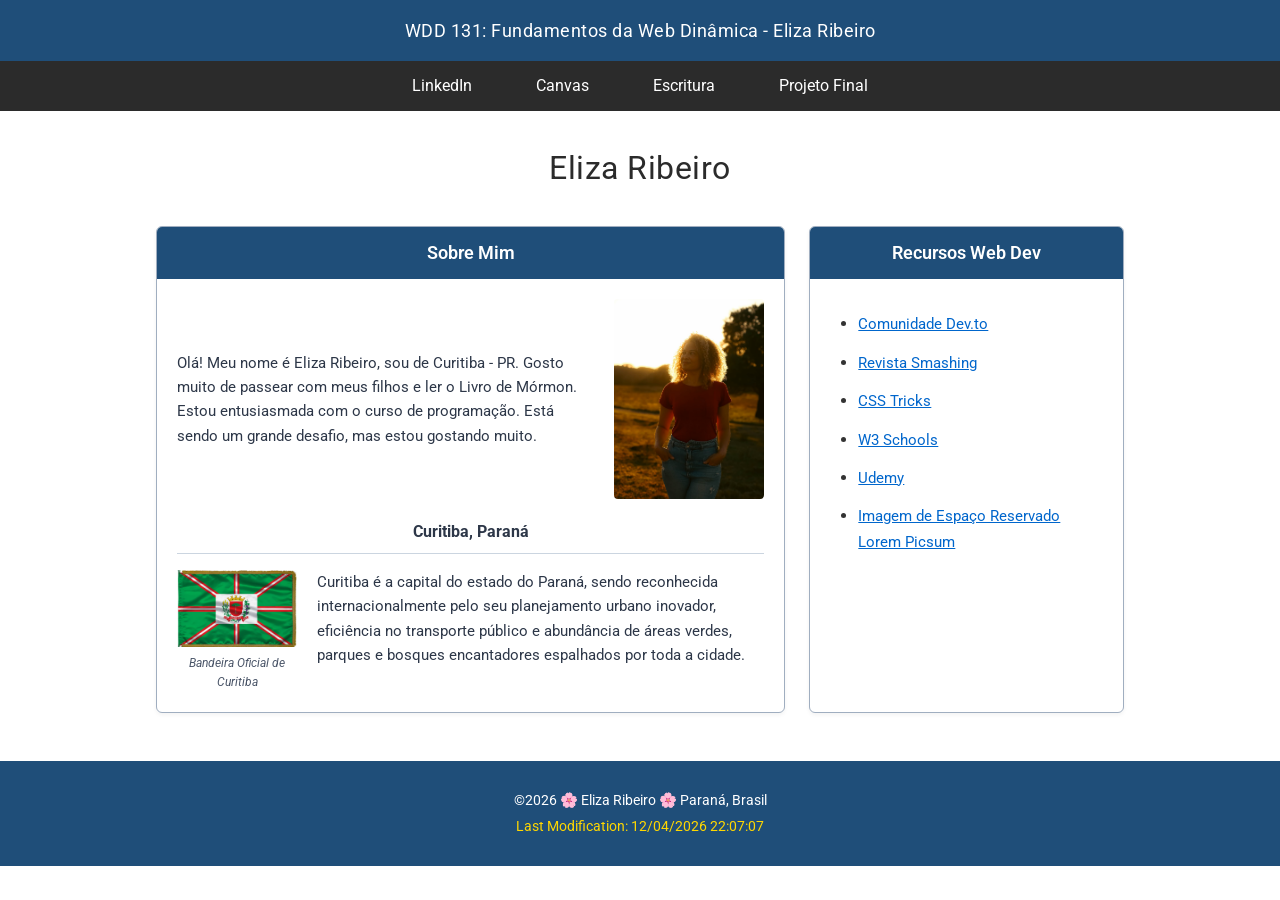
<file: index.html>
<!DOCTYPE html>
<html lang="pt-BR">
<head>
    <meta charset="UTF-8">
    <meta name="viewport" content="width=device-width, initial-scale=1.0">
    <title>WDD 131 – Fundamentos da Web Dinâmica - Eliza Ribeiro</title>
    <meta name="description" content="WDD 131 – Fundamentos da Web Dinâmica. Página inicial de Eliza Ribeiro contendo informações pessoais, links de estudos e projetos do curso.">
    <meta name="author" content="Eliza Ribeiro">
    <!-- Google Fonts -->
    <link rel="preconnect" href="https://fonts.googleapis.com">
    <link rel="preconnect" href="https://fonts.gstatic.com" crossorigin>
    <link href="https://fonts.googleapis.com/css2?family=Roboto:wght@300;400;700&display=swap" rel="stylesheet">
    <!-- CSS Principal -->
    <link rel="stylesheet" href="estilos/base.css">
    <!-- JavaScript com defer -->
    <script src="scripts/obterdatas.js" defer></script>
</head>
<body>
    <header>
        <span id="titulo-curso">WDD 131: Fundamentos da Web Dinâmica - Eliza Ribeiro</span>
        <nav>
            <a href="https://www.linkedin.com" target="_blank">LinkedIn</a>
            <a href="https://byupw.instructure.com/" target="_blank">Canvas</a>
            <a href="https://www.churchofjesuschrist.org/study/scriptures/bofm/1-ne/3?lang=por&id=p7#p7" target="_blank">Escritura</a>
            <a href="#" target="_blank">Projeto Final</a>
        </nav>
    </header>

    <main>
        <h1>Eliza Ribeiro</h1>
        
        <div class="grid">
            <!-- Cartão Esquerdo: Sobre Mim e Curitiba -->
            <section class="card">
                <h2>Sobre Mim</h2>
                <div class="perfil-container">
                    <p>
                        Olá! Meu nome é Eliza Ribeiro, sou de Curitiba - PR. 
                        Gosto muito de passear com meus filhos e ler o Livro de Mórmon. 
                        Estou entusiasmada com o curso de programação. Está sendo um grande desafio, mas estou gostando muito.
                    </p>
                    <img src="imagens/perfil.jpg" alt="Foto de perfil de Eliza Ribeiro" width="150">
                </div>

                <div class="sub-secao">
                    <h3>Curitiba, Paraná</h3>
                    <hr>
                    <div class="pais-container">
                        <div class="bandeira-box">
                            <!-- Altere o nome do ficheiro se a sua imagem tiver outra extensão, ex: bandeira-curitiba.jpg -->
                            <img src="imagens/bandeira-curitiba.jpg" alt="Bandeira Oficial de Curitiba" width="120">
                            <span class="legenda-bandeira">Bandeira Oficial de Curitiba</span>
                        </div>
                        <p>
                            Curitiba é a capital do estado do Paraná, sendo reconhecida internacionalmente 
                            pelo seu planejamento urbano inovador, eficiência no transporte público e abundância 
                            de áreas verdes, parques e bosques encantadores espalhados por toda a cidade.
                        </p>
                    </div>
                </div>
            </section>

            <!-- Cartão Direito: Recursos Web Dev -->
            <section class="card">
                <h2>Recursos Web Dev</h2>
                <ul class="recursos-lista">
                    <li><a href="https://dev.to" target="_blank">Comunidade Dev.to</a></li>
                    <li><a href="https://smashingmagazine.com" target="_blank">Revista Smashing</a></li>
                    <li><a href="https://css-tricks.com" target="_blank">CSS Tricks</a></li>
                    <li><a href="https://www.w3schools.com" target="_blank">W3 Schools</a></li>
                    <li><a href="https://www.udemy.com" target="_blank">Udemy</a></li>
                    <li><a href="https://picsum.photos" target="_blank">Imagem de Espaço Reservado Lorem Picsum</a></li>
                </ul>
            </section>
        </div>
    </main>

    <footer>
        <p>&copy;<span id="anoatual"></span> 🌸 Eliza Ribeiro 🌸 Paraná, Brasil</p>
        <p id="ultimaModificacao"></p>
    </footer>
</body>
</html>
</file>
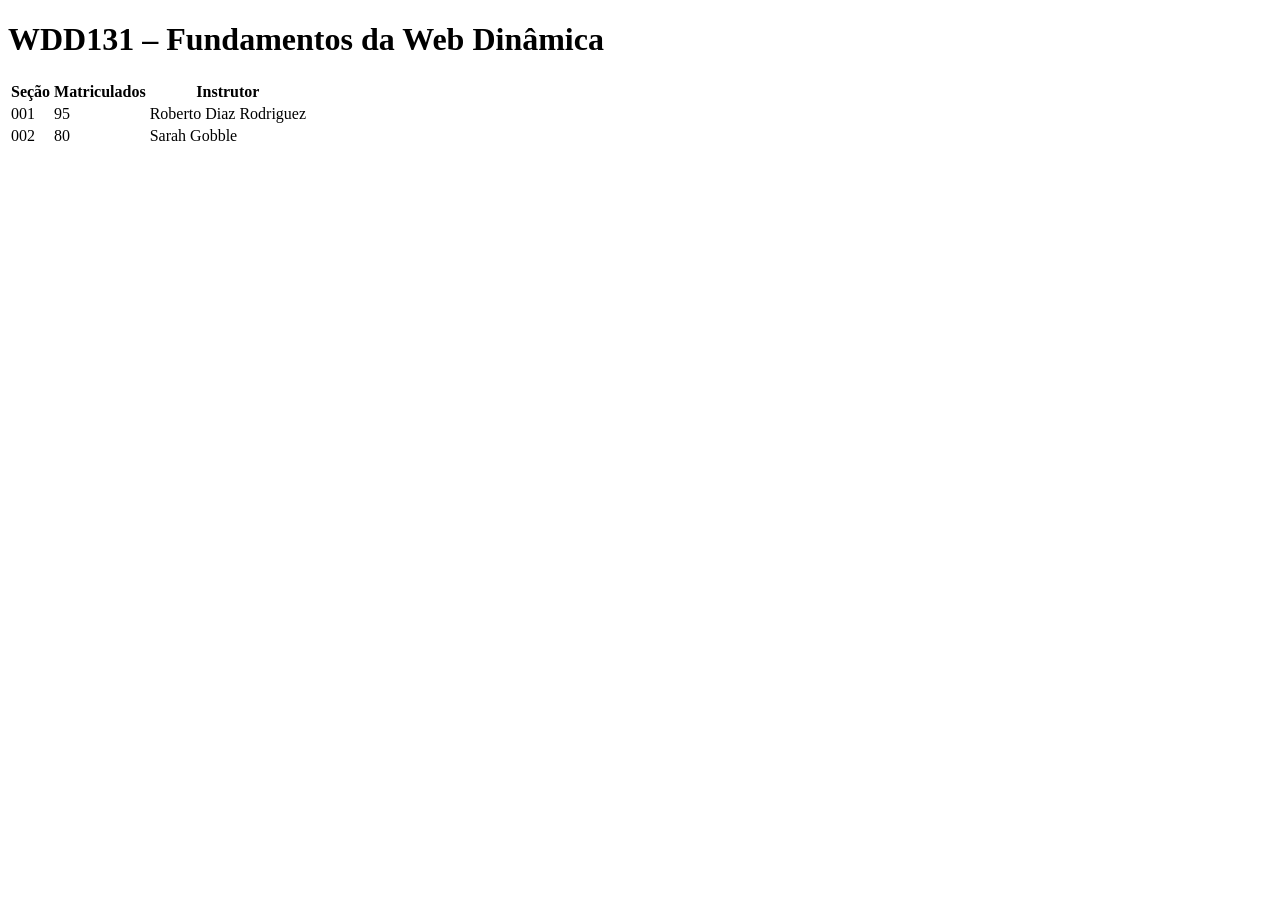
<file: semana04/index.html>
<!DOCTYPE html>
<html lang="pt-BR">

<head>
  <meta charset="UTF-8">
  <title>Objetos JavaScript</title>
  <script src="scripts/objetos.js" defer></script>
</head>

<body>
  <h1 id="nomeCurso"></h1>

  <table id="secoes">
    <thead>
      <tr>
        <th>Seção</th>
        <th>Matriculados</th>
        <th>Instrutor</th>
      </tr>
    </thead>
    <tbody></tbody>
  </table>
</body>

</html>
</file>
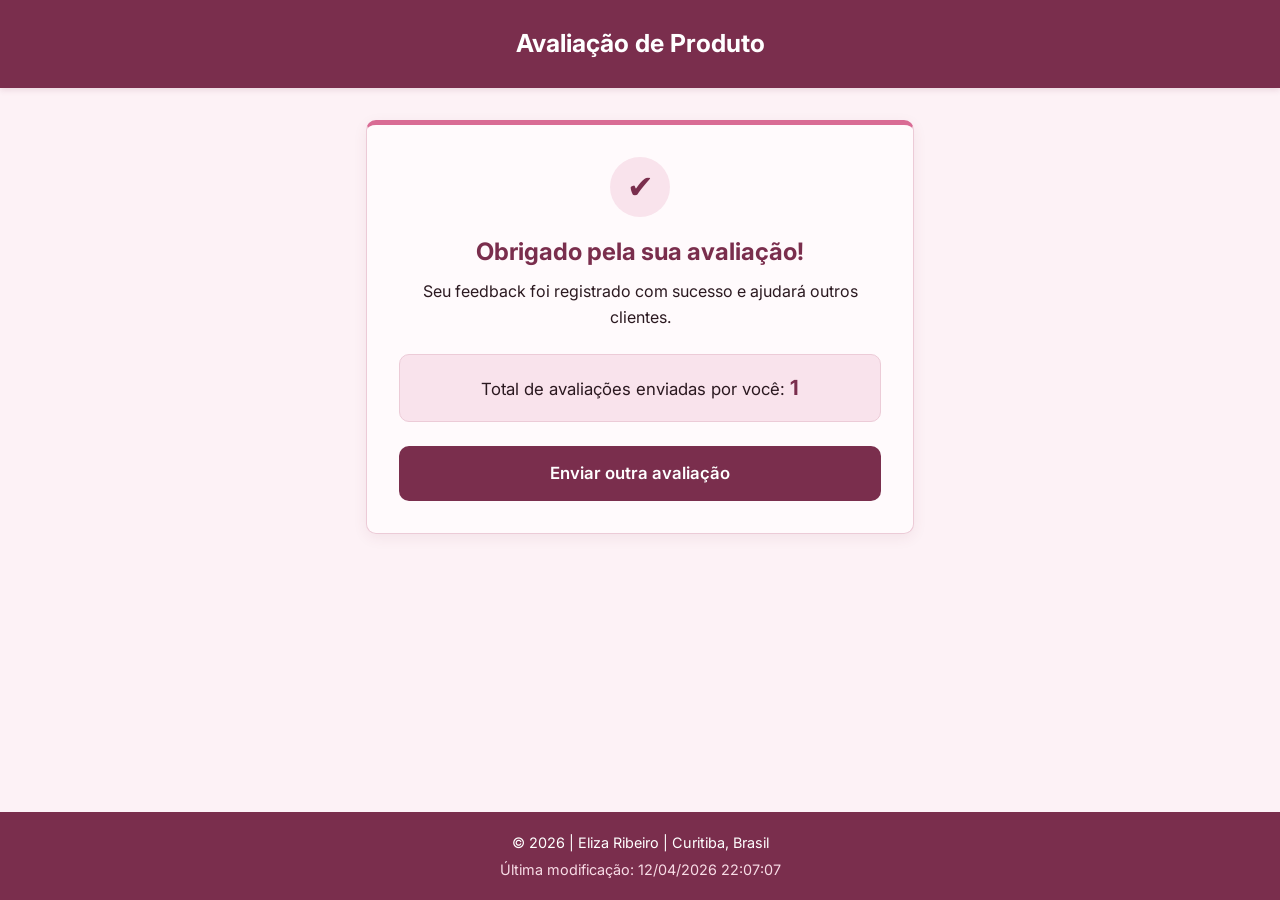
<file: avaliacao.html>
<!DOCTYPE html>
<html lang="pt-BR">
<head>
    <meta charset="UTF-8">
    <meta name="viewport" content="width=device-width, initial-scale=1.0">
    <title>Avaliação Enviada | WDD 131</title>
    <meta name="description" content="Confirmação de envio da avaliação de produto.">
    <meta name="author" content="Eliza Ribeiro">
    
    <link rel="preconnect" href="https://fonts.googleapis.com">
    <link rel="preconnect" href="https://fonts.gstatic.com" crossorigin>
    <link href="https://fonts.googleapis.com/css2?family=Inter:wght@400;500;600;700&display=swap" rel="stylesheet">
    
    <link rel="stylesheet" href="estilos/formulario.css">
    <script src="scripts/avaliacao.js" defer></script>
</head>
<body>
    <header>
        <h1>Avaliação de Produto</h1>
    </header>

    <main>
        <section class="cartao-confirmacao">
            <div class="icone-sucesso" aria-hidden="true">&#10004;</div>
            <h2>Obrigado pela sua avaliação!</h2>
            <p>Seu feedback foi registrado com sucesso e ajudará outros clientes.</p>
            
            <div class="caixa-contador">
                <p>Total de avaliações enviadas por você: <strong id="contador-avaliacoes">0</strong></p>
            </div>

            <a href="formulario.html" class="btn-voltar">Enviar outra avaliação</a>
        </section>
    </main>

    <footer>
        <p>&copy; <span id="ano-atual"></span> | Eliza Ribeiro | Curitiba, Brasil</p>
        <p>Última modificação: <span id="ultima-modificacao"></span></p>
    </footer>
</body>
</html>
</file>
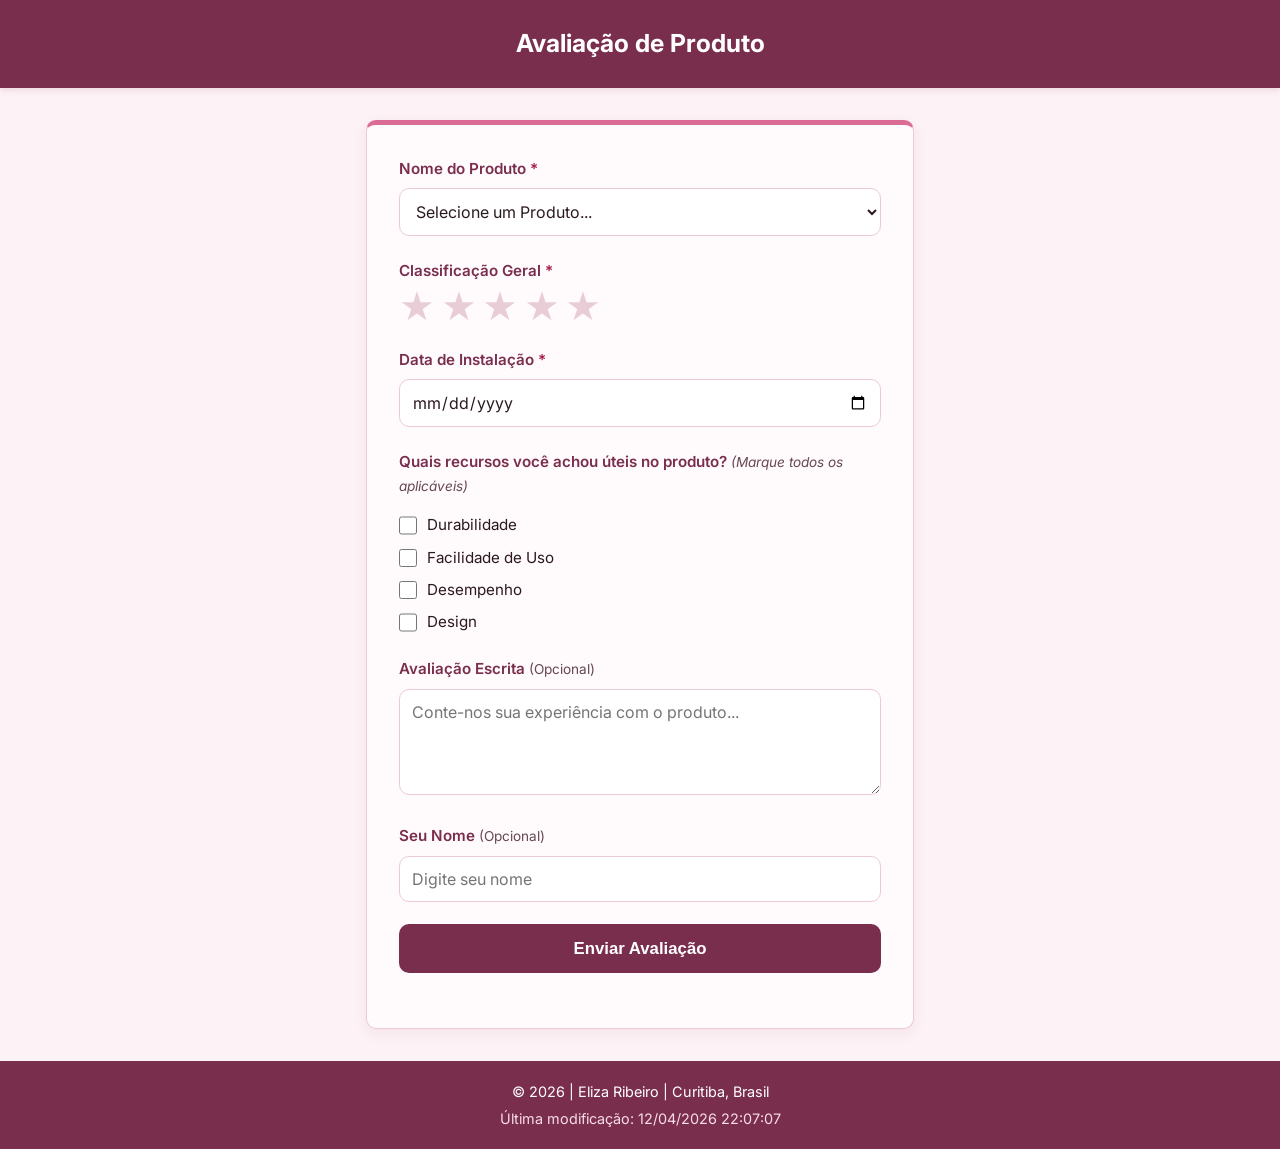
<file: formulario.html>
<!DOCTYPE html>
<html lang="pt-BR">
<head>
    <meta charset="UTF-8">
    <meta name="viewport" content="width=device-width, initial-scale=1.0">
    <title>Avaliação de Produto | WDD 131</title>
    <meta name="description" content="Formulário de avaliação de produtos desenvolvido para a disciplina WDD 131.">
    <meta name="author" content="Eliza Ribeiro">

    <!-- Google Fonts -->
    <link rel="preconnect" href="https://fonts.googleapis.com">
    <link rel="preconnect" href="https://fonts.gstatic.com" crossorigin>
    <link href="https://fonts.googleapis.com/css2?family=Inter:wght@400;500;600;700&display=swap" rel="stylesheet">

    <link rel="stylesheet" href="estilos/formulario.css">
    <script src="scripts/formulario.js" defer></script>
</head>
<body>
    <header>
        <h1>Avaliação de Produto</h1>
    </header>

    <main>
        <form method="get" action="avaliacao.html" class="formulario-avaliacao">

            <!-- Nome do Produto -->
            <div class="campo-grupo">
                <label for="nome-produto">Nome do Produto <span class="obrigatorio">*</span></label>
                <select id="nome-produto" name="produto" required>
                    <option value="" disabled selected>Selecione um Produto...</option>
                    <!-- As opções serão inseridas dinamicamente via JavaScript -->
                </select>
            </div>

            <!-- Classificação Geral (Estrelas interativas) -->
            <fieldset class="campo-grupo grupo-estrelas">
                <legend>Classificação Geral <span class="obrigatorio">*</span></legend>
                <div class="estrelas-container">
                    <input type="radio" id="estrela5" name="classificacao" value="5" required>
                    <label for="estrela5" title="5 estrelas">&starf;</label>

                    <input type="radio" id="estrela4" name="classificacao" value="4" required>
                    <label for="estrela4" title="4 estrelas">&starf;</label>

                    <input type="radio" id="estrela3" name="classificacao" value="3" required>
                    <label for="estrela3" title="3 estrelas">&starf;</label>

                    <input type="radio" id="estrela2" name="classificacao" value="2" required>
                    <label for="estrela2" title="2 estrelas">&starf;</label>

                    <input type="radio" id="estrela1" name="classificacao" value="1" required>
                    <label for="estrela1" title="1 estrela">&starf;</label>
                </div>
            </fieldset>

            <!-- Data de Instalação -->
            <div class="campo-grupo">
                <label for="data-instalacao">Data de Instalação <span class="obrigatorio">*</span></label>
                <input type="date" id="data-instalacao" name="dataInstalacao" required>
            </div>

            <!-- Recursos Úteis -->
            <fieldset class="campo-grupo grupo-checkbox">
                <legend>Quais recursos você achou úteis no produto? <em>(Marque todos os aplicáveis)</em></legend>

                <div class="checkbox-item">
                    <input type="checkbox" id="recurso-durabilidade" name="recursos" value="durabilidade">
                    <label for="recurso-durabilidade">Durabilidade</label>
                </div>

                <div class="checkbox-item">
                    <input type="checkbox" id="recurso-facilidade" name="recursos" value="facilidade-uso">
                    <label for="recurso-facilidade">Facilidade de Uso</label>
                </div>

                <div class="checkbox-item">
                    <input type="checkbox" id="recurso-desempenho" name="recursos" value="desempenho">
                    <label for="recurso-desempenho">Desempenho</label>
                </div>

                <div class="checkbox-item">
                    <input type="checkbox" id="recurso-design" name="recursos" value="design">
                    <label for="recurso-design">Design</label>
                </div>
            </fieldset>

            <!-- Avaliação Escrita -->
            <div class="campo-grupo">
                <label for="avaliacao-escrita">Avaliação Escrita <span class="opcional">(Opcional)</span></label>
                <textarea id="avaliacao-escrita" name="avaliacaoEscrita" rows="4" placeholder="Conte-nos sua experiência com o produto..."></textarea>
            </div>

            <!-- Nome de Usuário -->
            <div class="campo-grupo">
                <label for="nome-usuario">Seu Nome <span class="opcional">(Opcional)</span></label>
                <input type="text" id="nome-usuario" name="nomeUsuario" placeholder="Digite seu nome">
            </div>

            <!-- Botão de Envio -->
            <div class="campo-grupo">
                <input type="submit" value="Enviar Avaliação" class="btn-enviar">
            </div>

        </form>
    </main>

    <footer>
        <p>&copy; <span id="ano-atual"></span> | Eliza Ribeiro | Curitiba, Brasil</p>
        <p>Última modificação: <span id="ultima-modificacao"></span></p>
    </footer>
</body>
</html>
</file>
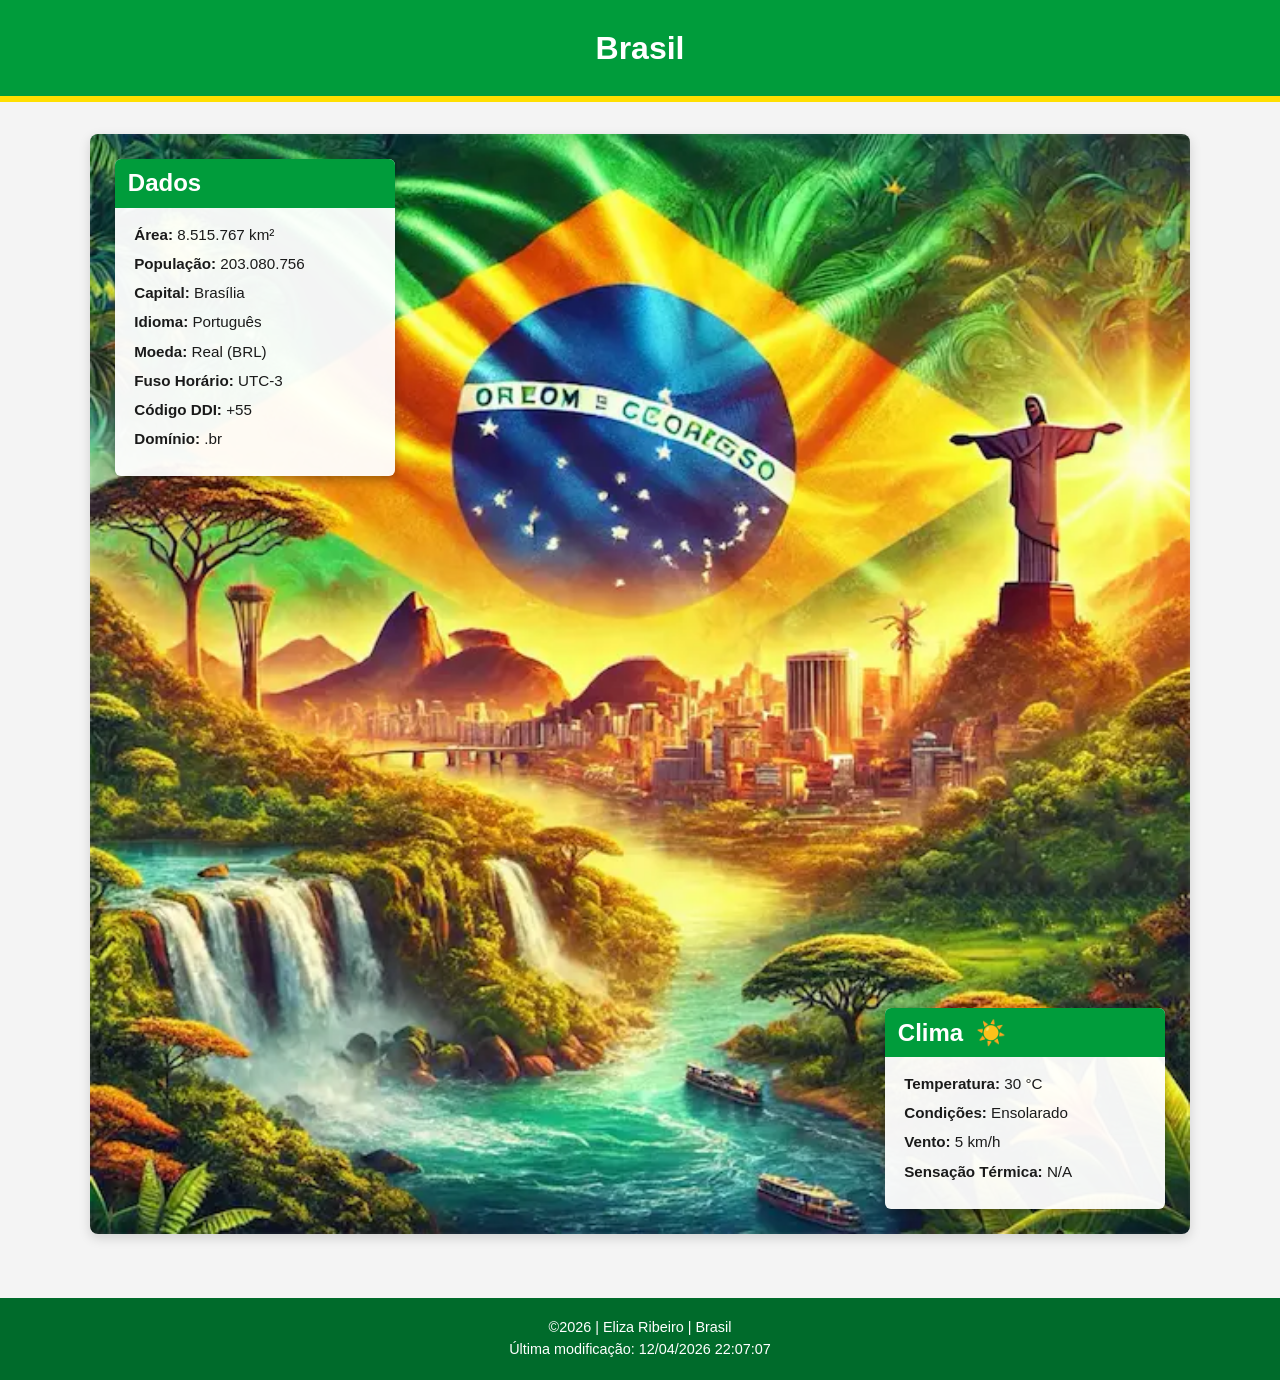
<file: local.html>
<!DOCTYPE html>
<html lang="pt-BR">

<head>
    <meta charset="UTF-8">
    <meta name="viewport" content="width=device-width, initial-scale=1.0">
    <title>Brasil - Informações e Clima</title>
    <meta name="description" content="Página informativa sobre o Brasil com dados gerais e previsão do tempo.">
    <meta name="author" content="Elizangela Arcanjo Ribeiro">

    <link rel="preconnect" href="https://fonts.googleapis.com">
    <link rel="preconnect" href="https://fonts.gstatic.com" crossorigin>
    <link href="https://fonts.googleapis.com/css2?family=Roboto:wght@400;700&display=swap" rel="stylesheet">

    <link rel="stylesheet" href="estilos/local.css">
    <script src="scripts/local.js" defer></script>
</head>

<body>
    <header>
        <h1>Brasil</h1>
    </header>

    <main>
        <div class="destaque">
            <picture>
                <source srcset="imagens/brasil.webp" media="(min-width: 768px)">
                <img src="imagens/brasil.webp" alt="Paisagem do Brasil" width="500" height="750">
            </picture>

            <!-- Cartão de Dados -->
            <section class="cartao dados">
                <h2>Dados</h2>
                <ul>
                    <li><strong>Área:</strong> 8.515.767 km²</li>
                    <li><strong>População:</strong> 203.080.756</li>
                    <li><strong>Capital:</strong> Brasília</li>
                    <li><strong>Idioma:</strong> Português</li>
                    <li><strong>Moeda:</strong> Real (BRL)</li>
                    <li><strong>Fuso Horário:</strong> UTC-3</li>
                    <li><strong>Código DDI:</strong> +55</li>
                    <li><strong>Domínio:</strong> .br</li>
                </ul>
            </section>

            <!-- Cartão de Clima -->
            <section class="cartao clima">
                <h2>Clima</h2>
                <img src="imagens/clima.svg" alt="Ícone de sol" class="icone-clima-movel" width="64" height="64">
                <ul>
                    <li><strong>Temperatura:</strong> <span id="temperatura">30</span> °C</li>
                    <li><strong>Condições:</strong> Ensolarado</li>
                    <li><strong>Vento:</strong> <span id="vento">5</span> km/h</li>
                    <li><strong>Sensação Térmica:</strong> <span id="sensacao-termica"></span></li>
                </ul>
            </section>
        </div>
    </main>

    <footer>
        <p>&copy;<span id="ano-atual"></span> | Eliza Ribeiro | Brasil</p>
        <p id="ultima-modificacao"></p>
    </footer>
</body>

</html>
</file>
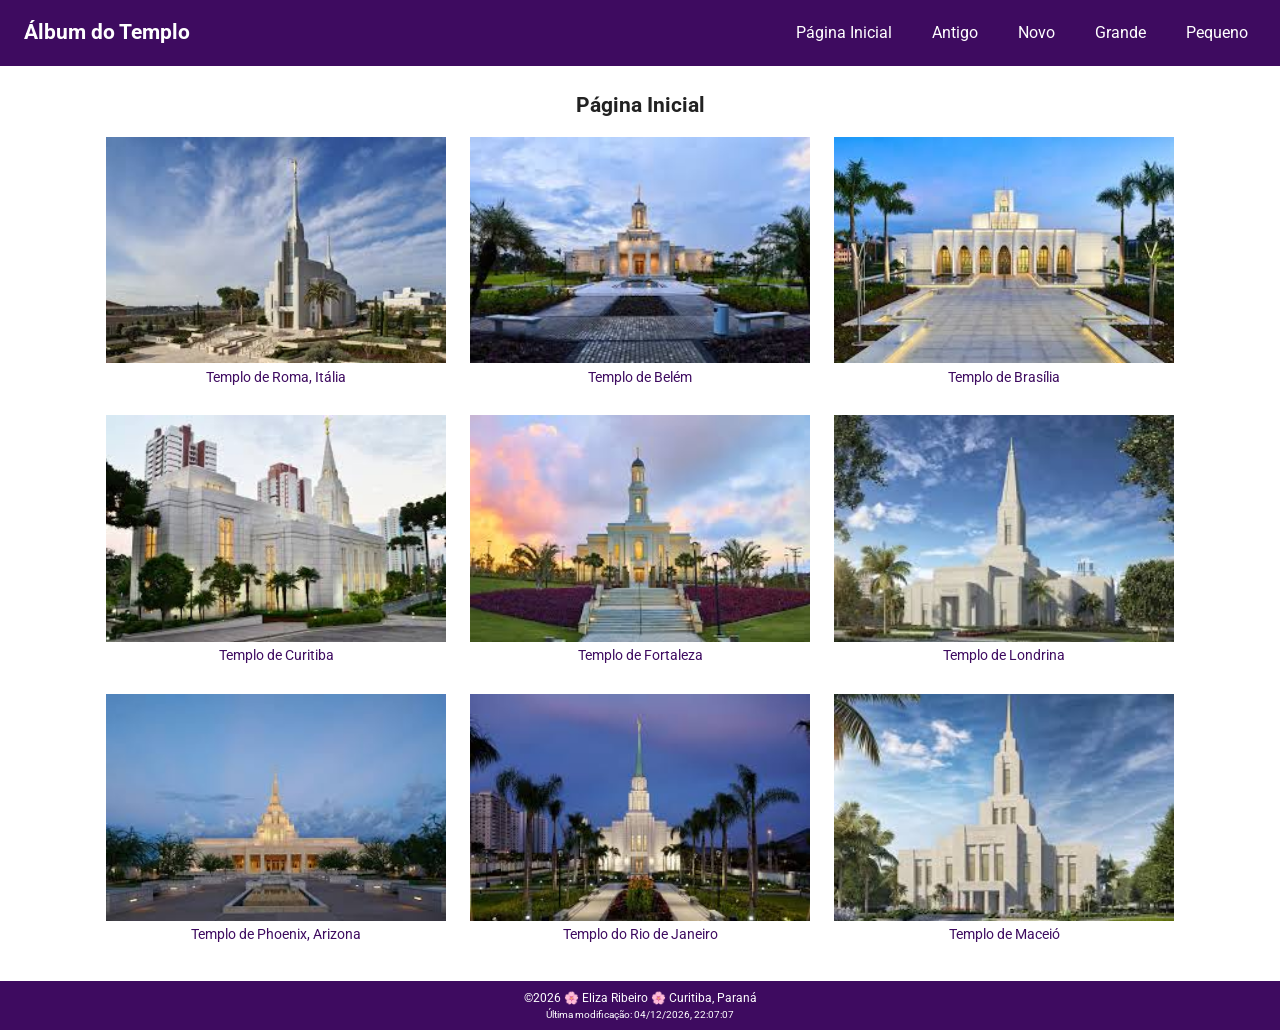
<file: templos.html>
<!DOCTYPE html>
<html lang="pt-BR">

<head>
    <meta charset="UTF-8">
    <meta name="viewport" content="width=device-width, initial-scale=1.0">

    <title>Álbum do Templo - Eliza Ribeiro</title>

    <meta name="description" content="Álbum de imagens de templos para a disciplina WDD 131.">
    <meta name="author" content="Eliza Ribeiro">

    <link rel="preconnect" href="https://fonts.googleapis.com">
    <link rel="preconnect" href="https://fonts.gstatic.com" crossorigin>
    <link href="https://fonts.googleapis.com/css2?family=Roboto:wght@300;400;500;700&display=swap" rel="stylesheet">

    <link rel="stylesheet" href="estilos/templos.css">
    <link rel="stylesheet" href="estilos/templos-grandes.css">

    <script src="scripts/templos.js" defer></script>
</head>

<body>

    <header>
        <span id="titulo-curso">Álbum do Templo</span>

        <button id="menu-button" aria-label="Abrir menu" aria-expanded="false" aria-controls="navigation" type="button">
            ☰
        </button>

        <nav id="navigation">
            <a href="index.html">Página Inicial</a>
            <a href="#galeria" data-filtro="antigo">Antigo</a>
            <a href="#galeria" data-filtro="novo">Novo</a>
            <a href="#galeria" data-filtro="grande">Grande</a>
            <a href="#galeria" data-filtro="pequeno">Pequeno</a>
        </nav>
    </header>

    <main id="galeria">

        <h1>Página Inicial</h1>

        <div class="grid-container">

            <figure data-idade="novo" data-tamanho="grande">
                <img src="imagens/templo-roma-italia.jpeg" alt="Templo de Roma, Itália" loading="lazy">
                <figcaption>Templo de Roma, Itália</figcaption>
            </figure>

            <figure data-idade="novo" data-tamanho="pequeno">
                <img src="imagens/templo-belem.jpeg" alt="Templo de Belém" loading="lazy">
                <figcaption>Templo de Belém</figcaption>
            </figure>

            <figure data-idade="antigo" data-tamanho="grande">
                <img src="imagens/templo-de-brasilia.jpeg" alt="Templo de Brasília" loading="lazy">
                <figcaption>Templo de Brasília</figcaption>
            </figure>

            <figure data-idade="antigo" data-tamanho="pequeno">
                <img src="imagens/templo-de-curitiba.jpeg" alt="Templo de Curitiba" loading="lazy">
                <figcaption>Templo de Curitiba</figcaption>
            </figure>

            <figure data-idade="novo" data-tamanho="pequeno">
                <img src="imagens/templo-de-fortaleza.jpeg" alt="Templo de Fortaleza" loading="lazy">
                <figcaption>Templo de Fortaleza</figcaption>
            </figure>

            <figure data-idade="novo" data-tamanho="pequeno">
                <img src="imagens/templo-de-londrina.jpeg" alt="Templo de Londrina" loading="lazy">
                <figcaption>Templo de Londrina</figcaption>
            </figure>

            <figure data-idade="antigo" data-tamanho="grande">
                <img src="imagens/templo-de-phoenix-arizona.jpeg" alt="Templo de Phoenix, Arizona" loading="lazy">
                <figcaption>Templo de Phoenix, Arizona</figcaption>
            </figure>

            <figure data-idade="antigo" data-tamanho="grande">
                <img src="imagens/templo-de-rio-de-janeiro.jpeg" alt="Templo do Rio de Janeiro" loading="lazy">
                <figcaption>Templo do Rio de Janeiro</figcaption>
            </figure>

            <figure data-idade="novo" data-tamanho="pequeno">
                <img src="imagens/templo-maceio.jpeg" alt="Templo de Maceió" loading="lazy">
                <figcaption>Templo de Maceió</figcaption>
            </figure>

        </div>
    </main>

    <footer>
        <p>
            &copy;<span id="currentyear"></span>
            🌸 Eliza Ribeiro 🌸 Curitiba, Paraná
        </p>
        <p id="lastModified"></p>
    </footer>

</body>

</html>
</file>
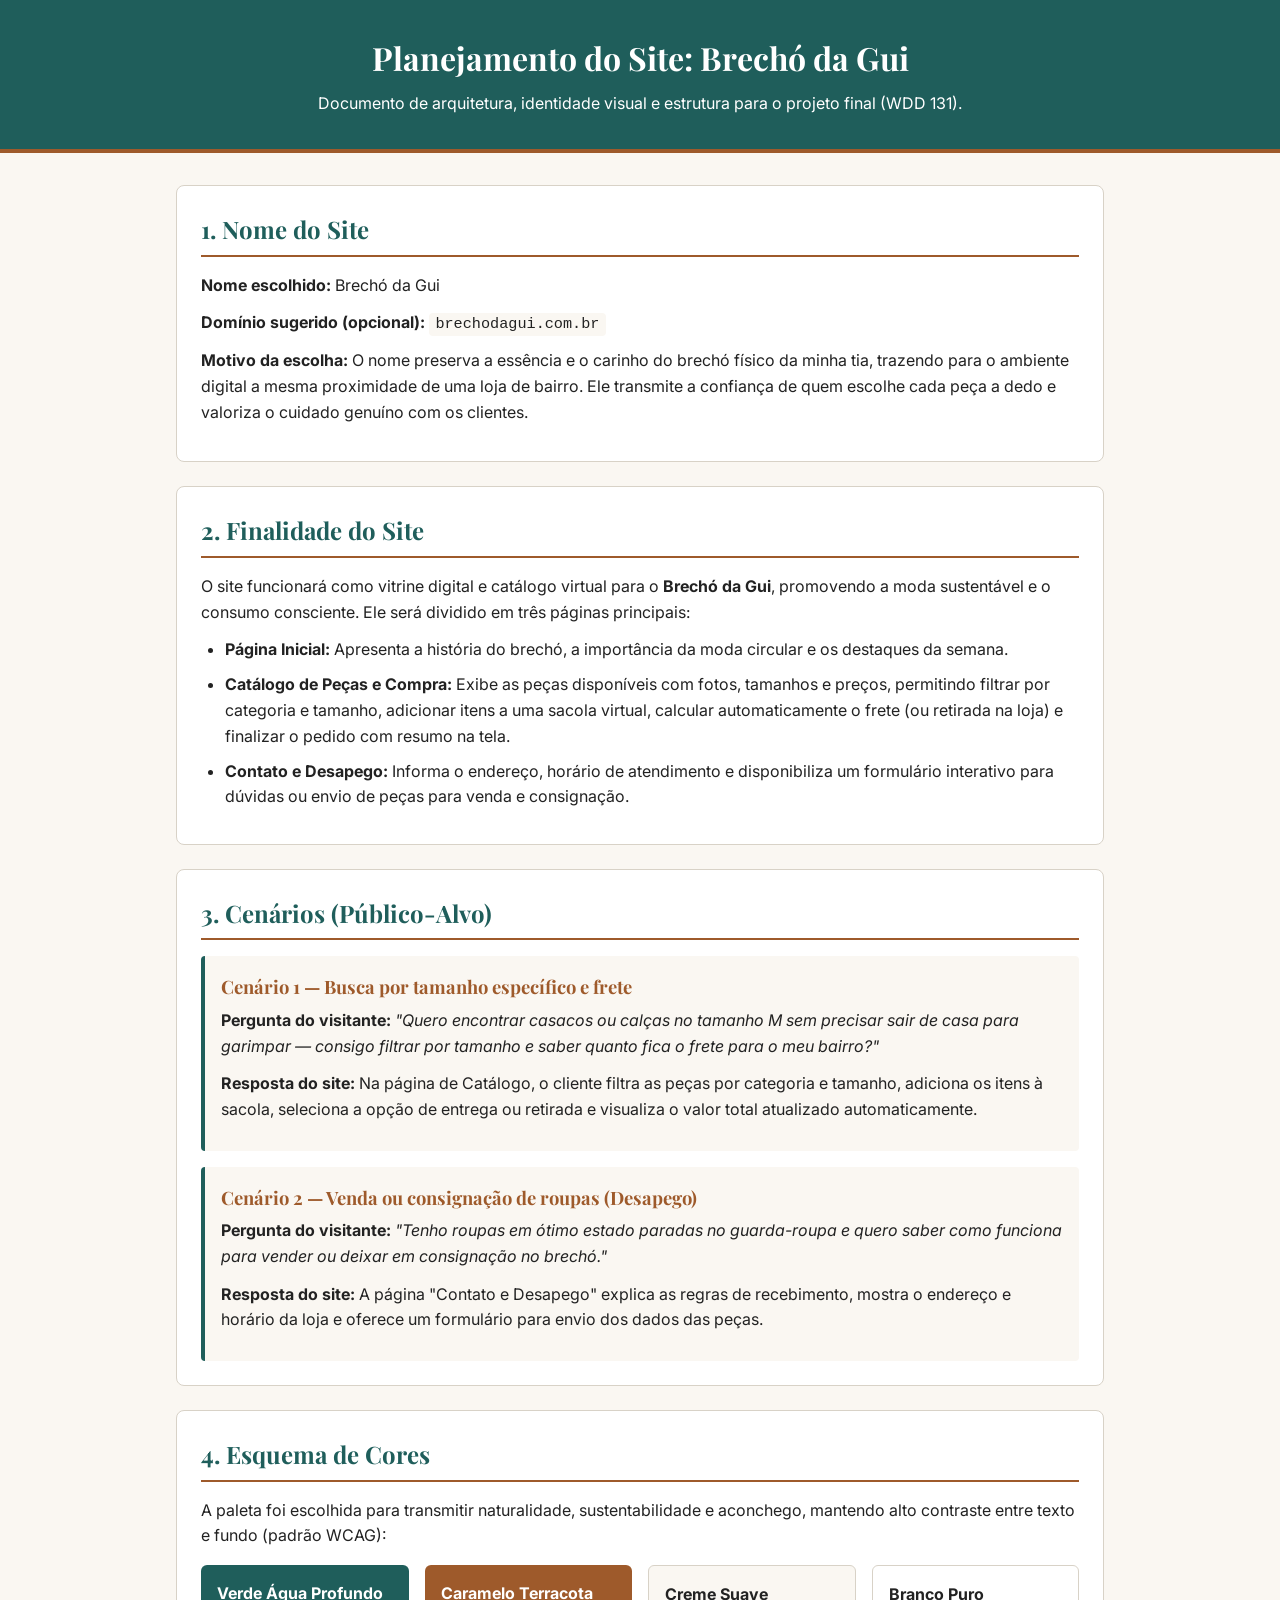
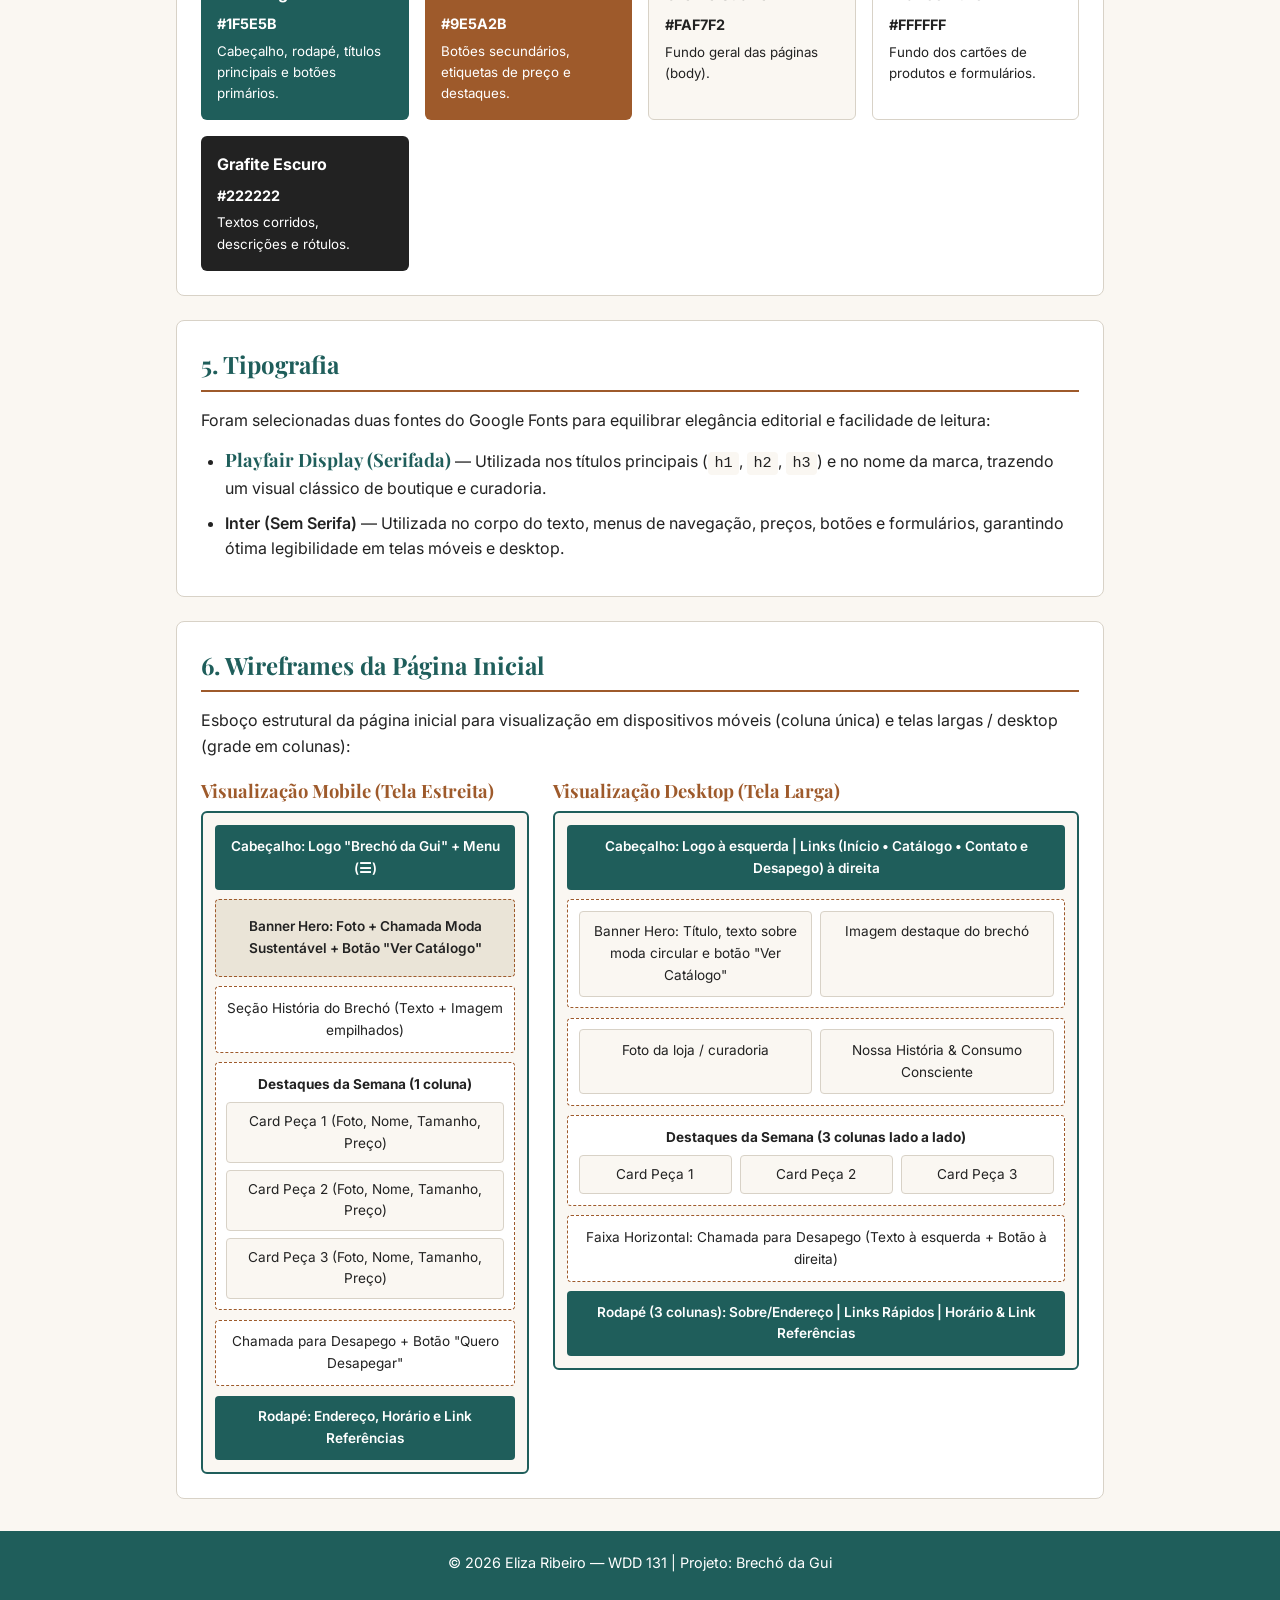
<file: projeto/planejamentodosite.html>
<!DOCTYPE html>
<html lang="pt-BR">

<head>
    <meta charset="UTF-8">
    <meta name="viewport" content="width=device-width, initial-scale=1.0">
    <meta name="description"
        content="Documento de planejamento do site Brechó da Gui — catálogo virtual, moda sustentável e desapego consciente.">
    <meta name="author" content="Eliza Ribeiro">
    <title>Planejamento do Site — Brechó da Gui</title>

    <link rel="preconnect" href="https://fonts.googleapis.com">
    <link rel="preconnect" href="https://fonts.gstatic.com" crossorigin>
    <link
        href="https://fonts.googleapis.com/css2?family=Inter:wght@400;600;700&family=Playfair+Display:wght@600;700&display=swap"
        rel="stylesheet">

    <link rel="stylesheet" href="estilos/planejamentodosite.css">
    <link rel="icon" href="data:,">
</head>

<body>

    <header>
        <h1>Planejamento do Site: Brechó da Gui</h1>
        <p>Documento de arquitetura, identidade visual e estrutura para o projeto final (WDD 131).</p>
    </header>

    <main>
        <section id="nome-site" class="card">
            <h2>1. Nome do Site</h2>
            <p><strong>Nome escolhido:</strong> Brechó da Gui</p>
            <p><strong>Domínio sugerido (opcional):</strong> <code>brechodagui.com.br</code></p>
            <p><strong>Motivo da escolha:</strong> O nome preserva a essência e o carinho do brechó físico da minha tia,
                trazendo para o ambiente digital a mesma proximidade de uma loja de bairro.
                Ele transmite a confiança de quem escolhe cada peça a dedo e valoriza o cuidado genuíno com os clientes.
            </p>
        </section>

        <section id="finalidade" class="card">
            <h2>2. Finalidade do Site</h2>
            <p>O site funcionará como vitrine digital e catálogo virtual para o <strong>Brechó da Gui</strong>,
                promovendo a moda sustentável e o consumo consciente. Ele será dividido em três páginas principais:</p>
            <ul>
                <li><strong>Página Inicial:</strong> Apresenta a história do brechó, a importância da moda circular e os
                    destaques da semana.</li>
                <li><strong>Catálogo de Peças e Compra:</strong> Exibe as peças disponíveis com fotos, tamanhos e
                    preços, permitindo filtrar por categoria e tamanho, adicionar itens a uma sacola virtual, calcular
                    automaticamente o frete (ou retirada na loja) e finalizar o pedido com resumo na tela.</li>
                <li><strong>Contato e Desapego:</strong> Informa o endereço, horário de atendimento e disponibiliza um
                    formulário interativo para dúvidas ou envio de peças para venda e consignação.</li>
            </ul>
        </section>

        <section id="cenarios" class="card">
            <h2>3. Cenários (Público-Alvo)</h2>
            <div class="cenario-item">
                <h3>Cenário 1 — Busca por tamanho específico e frete</h3>
                <p><strong>Pergunta do visitante:</strong> <em>"Quero encontrar casacos ou calças no tamanho M sem
                        precisar sair de casa para garimpar — consigo filtrar por tamanho e saber quanto fica o frete
                        para o meu bairro?"</em></p>
                <p><strong>Resposta do site:</strong> Na página de Catálogo, o cliente filtra as peças por categoria e
                    tamanho, adiciona os itens à sacola, seleciona a opção de entrega ou retirada e visualiza o valor
                    total atualizado automaticamente.</p>
            </div>

            <div class="cenario-item">
                <h3>Cenário 2 — Venda ou consignação de roupas (Desapego)</h3>
                <p><strong>Pergunta do visitante:</strong> <em>"Tenho roupas em ótimo estado paradas no guarda-roupa e
                        quero saber como funciona para vender ou deixar em consignação no brechó."</em></p>
                <p><strong>Resposta do site:</strong> A página "Contato e Desapego" explica as regras de recebimento,
                    mostra o endereço e horário da loja e oferece um formulário para envio dos dados das peças.</p>
            </div>
        </section>

        <section id="cores" class="card">
            <h2>4. Esquema de Cores</h2>
            <p>A paleta foi escolhida para transmitir naturalidade, sustentabilidade e aconchego, mantendo alto
                contraste entre texto e fundo (padrão WCAG):</p>

            <div class="paleta-grid">
                <div class="cor-amostra cor-verde">
                    <strong>Verde Água Profundo</strong>
                    <span>#1F5E5B</span>
                    <small>Cabeçalho, rodapé, títulos principais e botões primários.</small>
                </div>

                <div class="cor-amostra cor-caramelo">
                    <strong>Caramelo Terracota</strong>
                    <span>#9E5A2B</span>
                    <small>Botões secundários, etiquetas de preço e destaques.</small>
                </div>

                <div class="cor-amostra cor-creme">
                    <strong>Creme Suave</strong>
                    <span>#FAF7F2</span>
                    <small>Fundo geral das páginas (body).</small>
                </div>

                <div class="cor-amostra cor-branco">
                    <strong>Branco Puro</strong>
                    <span>#FFFFFF</span>
                    <small>Fundo dos cartões de produtos e formulários.</small>
                </div>

                <div class="cor-amostra cor-grafite">
                    <strong>Grafite Escuro</strong>
                    <span>#222222</span>
                    <small>Textos corridos, descrições e rótulos.</small>
                </div>
            </div>
        </section>

        <section id="tipografia" class="card">
            <h2>5. Tipografia</h2>
            <p>Foram selecionadas duas fontes do Google Fonts para equilibrar elegância editorial e facilidade de
                leitura:</p>
            <ul>
                <li>
                    <span class="exemplo-titulo">Playfair Display (Serifada)</span> — Utilizada nos títulos principais
                    (<code>h1</code>, <code>h2</code>, <code>h3</code>) e no nome da marca, trazendo um visual clássico
                    de boutique e curadoria.
                </li>
                <li>
                    <span class="exemplo-corpo">Inter (Sem Serifa)</span> — Utilizada no corpo do texto, menus de
                    navegação, preços, botões e formulários, garantindo ótima legibilidade em telas móveis e desktop.
                </li>
            </ul>
        </section>

        <section id="wireframes" class="card">
            <h2>6. Wireframes da Página Inicial</h2>
            <p>Esboço estrutural da página inicial para visualização em dispositivos móveis (coluna única) e telas
                largas / desktop (grade em colunas):</p>

            <div class="wireframes-container">
                <div class="wireframe-box mobile-wf">
                    <h3>Visualização Mobile (Tela Estreita)</h3>
                    <div class="wf-frame">
                        <div class="wf-block wf-header">Cabeçalho: Logo "Brechó da Gui" + Menu (☰)</div>
                        <div class="wf-block wf-hero">Banner Hero: Foto + Chamada Moda Sustentável + Botão "Ver
                            Catálogo"</div>
                        <div class="wf-block">Seção História do Brechó (Texto + Imagem empilhados)</div>
                        <div class="wf-block">
                            <strong>Destaques da Semana (1 coluna)</strong>
                            <div class="wf-sub">Card Peça 1 (Foto, Nome, Tamanho, Preço)</div>
                            <div class="wf-sub">Card Peça 2 (Foto, Nome, Tamanho, Preço)</div>
                            <div class="wf-sub">Card Peça 3 (Foto, Nome, Tamanho, Preço)</div>
                        </div>
                        <div class="wf-block">Chamada para Desapego + Botão "Quero Desapegar"</div>
                        <div class="wf-block wf-footer">Rodapé: Endereço, Horário e Link Referências</div>
                    </div>
                </div>

                <div class="wireframe-box desktop-wf">
                    <h3>Visualização Desktop (Tela Larga)</h3>
                    <div class="wf-frame">
                        <div class="wf-block wf-header">Cabeçalho: Logo à esquerda | Links (Início • Catálogo • Contato
                            e Desapego) à direita</div>
                        <div class="wf-block wf-row-2">
                            <div class="wf-col">Banner Hero: Título, texto sobre moda circular e botão "Ver Catálogo"
                            </div>
                            <div class="wf-col">Imagem destaque do brechó</div>
                        </div>
                        <div class="wf-block wf-row-2">
                            <div class="wf-col">Foto da loja / curadoria</div>
                            <div class="wf-col">Nossa História &amp; Consumo Consciente</div>
                        </div>
                        <div class="wf-block">
                            <strong>Destaques da Semana (3 colunas lado a lado)</strong>
                            <div class="wf-row-3">
                                <div class="wf-sub">Card Peça 1</div>
                                <div class="wf-sub">Card Peça 2</div>
                                <div class="wf-sub">Card Peça 3</div>
                            </div>
                        </div>
                        <div class="wf-block">Faixa Horizontal: Chamada para Desapego (Texto à esquerda + Botão à
                            direita)</div>
                        <div class="wf-block wf-footer">Rodapé (3 colunas): Sobre/Endereço | Links Rápidos | Horário
                            &amp; Link Referências</div>
                    </div>
                </div>
            </div>
        </section>
    </main>

    <footer>
        <p>&copy; 2026 Eliza Ribeiro — WDD 131 | Projeto: Brechó da Gui</p>
    </footer>

</body>

</html>
</file>
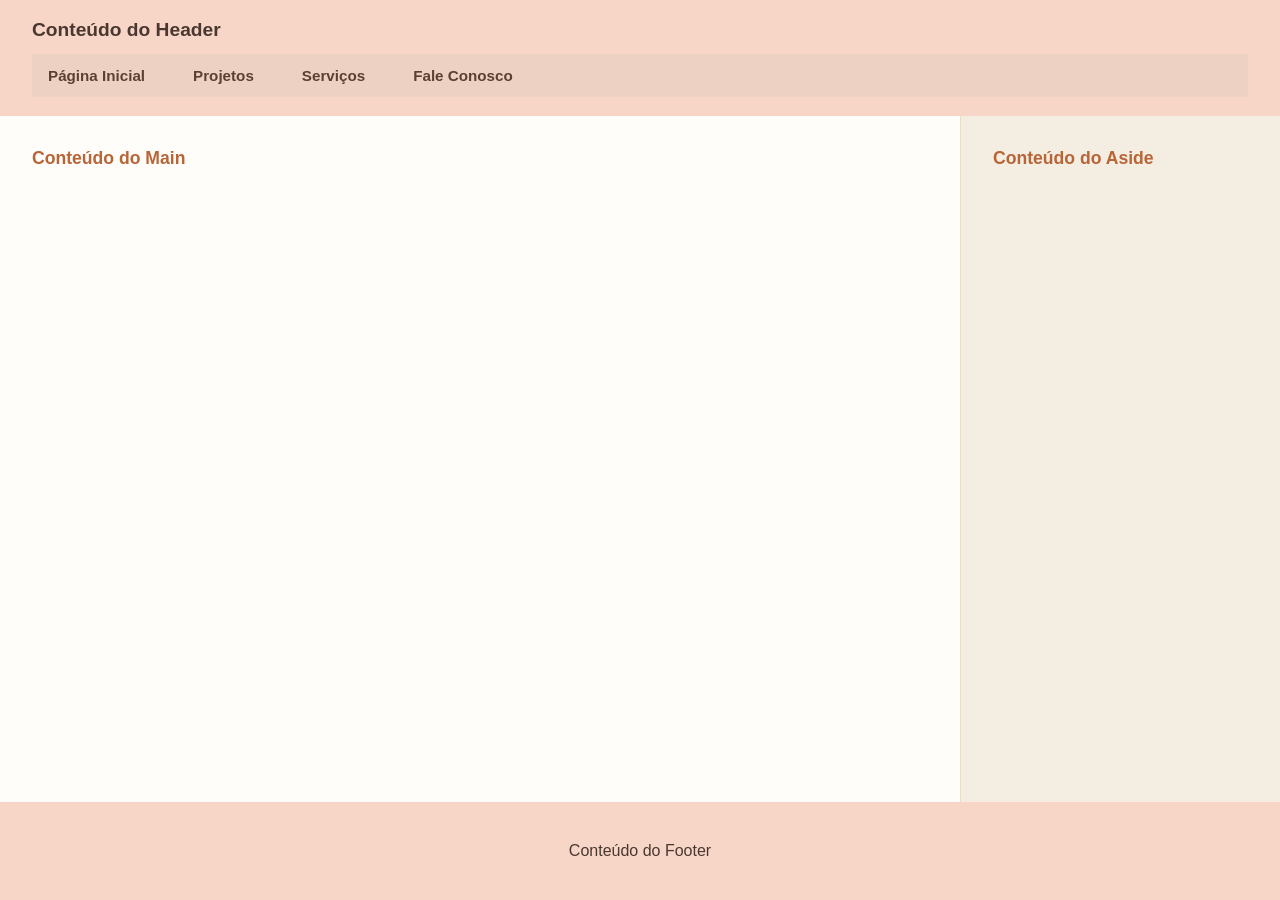
<file: semana01/layout-basico.html>
<!DOCTYPE html>
<html lang="en">
<head>
    <meta charset="UTF-8">
    <meta name="viewport" content="width=device-width, initial-scale=1.0">
    <title>Eliza Ribeiro - WDD 131</title>
    <link rel="stylesheet" href="estilos/layout.css">
</head>
<body>
    <header>
        <h1>Conteúdo do Header</h1>
        <nav>
            <a href="#">Página Inicial</a>
            <a href="#">Projetos</a>
            <a href="#">Serviços</a>
            <a href="#">Fale Conosco</a>
        </nav>
    </header>

    <div class="container-central">
        <main>
            <h2>Conteúdo do Main</h2>
        </main>
        
        <aside>
            <h2>Conteúdo do Aside</h2>
        </aside>
    </div>

    <footer>
        <p>Conteúdo do Footer</p>
    </footer>    
</body>
</html>
</file>
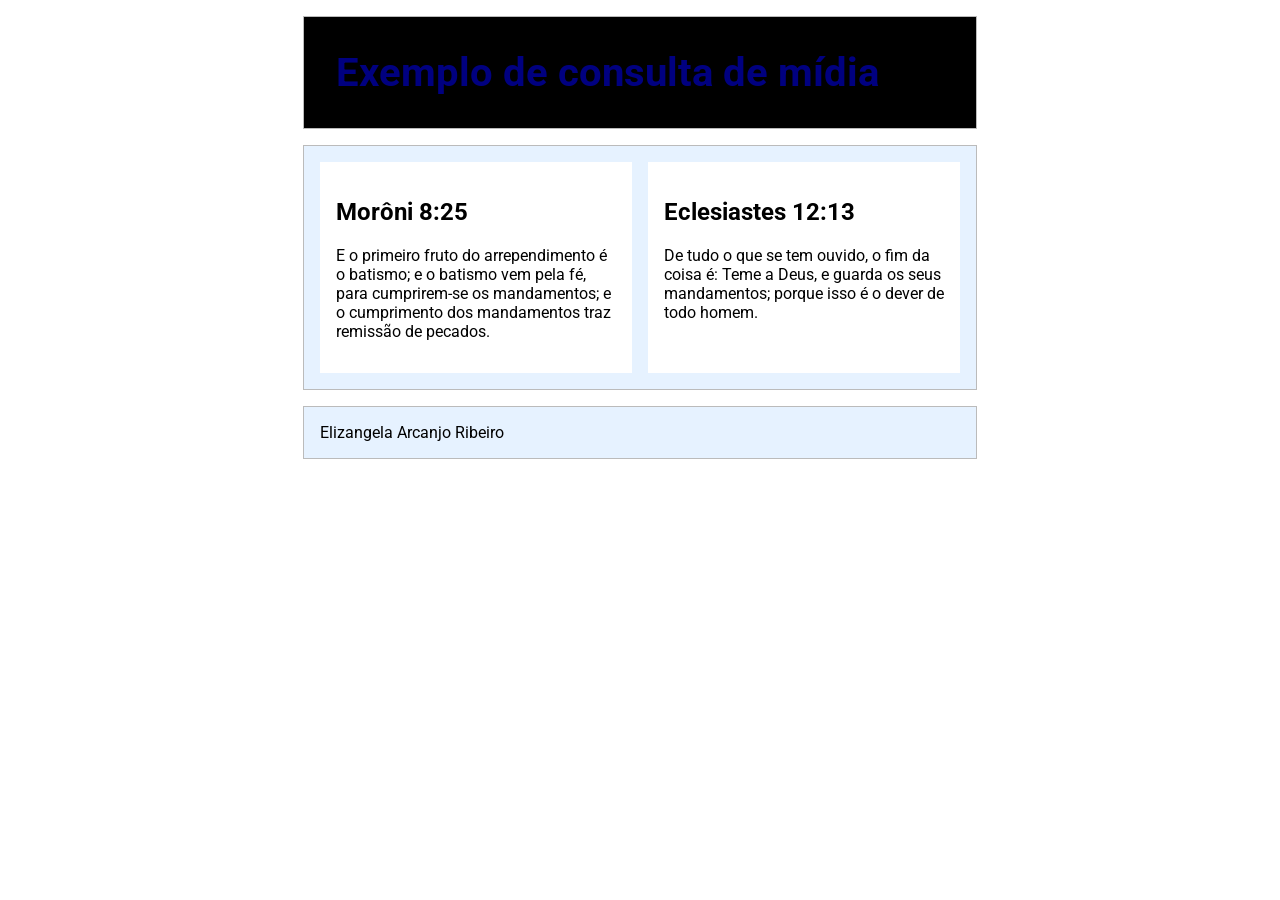
<file: semana02/consulta-de-midia.html>
<!DOCTYPE html>
<html lang="en">
<head>
    <meta charset="UTF-8">
    <meta name="viewport" content="width=device-width, initial-scale=1.0">
    <title>WDD131 - Exemplo de Consulta de Mídia</title>
    <meta name="description" content="Página de exemplo da atividade de aprendizagem sobre consulta de mídia. ">
    <meta name="author" content="[Elizangela Arcanjo Ribeiro]">
    <link rel="preconnect" href="https://fonts.googleapis.com">
    <link rel="preconnect" href="https://fonts.gstatic.com" crossorigin>
    <link href="https://fonts.googleapis.com/css2?family=Roboto&display=swap" rel="stylesheet">
    <link rel="stylesheet" href="estilos/consulta-de-midia.css">
    <link rel="stylesheet" href="estilos/consulta-de-midia-grande.css">
</head>

<body>
    <header>
        <h1>Exemplo de consulta de mídia</h1>
    </header>
    <main>
        <section>
            <h2>Morôni 8:25</h2>
            <p>E o primeiro fruto do arrependimento é o batismo; e o batismo vem pela fé, para cumprirem-se os mandamentos; e o cumprimento dos mandamentos traz remissão de pecados.</p>
        </section>
        <section>
            <h2>Eclesiastes 12:13</h2>
            <p>De tudo o que se tem ouvido, o fim da coisa é: Teme a Deus, e guarda os seus mandamentos; porque isso é o dever de todo homem.</p>
        </section>
    </main>
    <footer>
        Elizangela Arcanjo Ribeiro
    </footer>
    
</body>
</html>
</file>
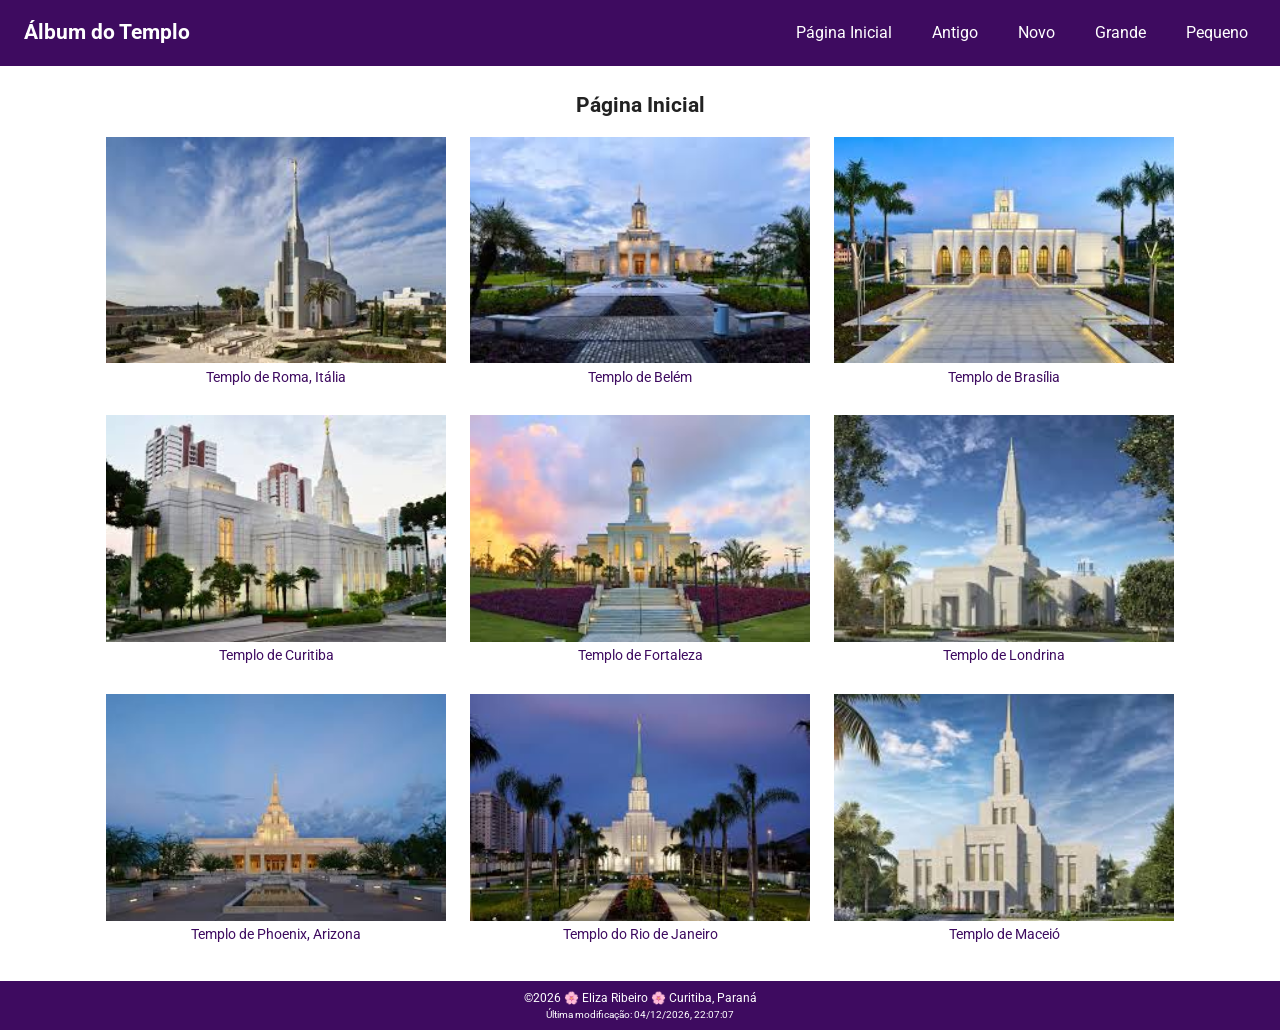
<file: semana02/templos.html>
<!DOCTYPE html>
<html lang="pt-BR">
<head>
    <meta charset="UTF-8">
    <meta name="viewport" content="width=device-width, initial-scale=1.0">

    <title>Álbum do Templo - Eliza Ribeiro</title>

    <meta name="description" content="Álbum de imagens de templos para a disciplina WDD 131.">
    <meta name="author" content="Eliza Ribeiro">

    <link rel="preconnect" href="https://fonts.googleapis.com">
    <link rel="preconnect" href="https://fonts.gstatic.com" crossorigin>
    <link href="https://fonts.googleapis.com/css2?family=Roboto:wght@300;400;500;700&display=swap" rel="stylesheet">

    <link rel="stylesheet" href="estilos/templos.css">
    <link rel="stylesheet" href="estilos/templos-grandes.css">

    <script src="scripts/templos.js" defer></script>
</head>

<body>

    <header>
        <span id="titulo-curso">Álbum do Templo</span>

        <button id="menu-button"
                aria-label="Abrir menu"
                aria-expanded="false"
                aria-controls="navigation"
                type="button">
            ☰
        </button>

        <nav id="navigation">
            <a href="index.html">Página Inicial</a>
            <a href="#galeria">Antigo</a>
            <a href="#galeria">Novo</a>
            <a href="#galeria">Grande</a>
            <a href="#galeria">Pequeno</a>
        </nav>
    </header>

    <main id="galeria">

        <h1>Página Inicial</h1>

        <div class="grid-container">

            <figure>
                <img src="imagens/templo-roma-italia.jpeg" alt="Templo de Roma, Itália" loading="lazy">
                <figcaption>Templo de Roma, Itália</figcaption>
            </figure>

            <figure>
                <img src="imagens/templo-belem.jpeg" alt="Templo de Belém" loading="lazy">
                <figcaption>Templo de Belém</figcaption>
            </figure>

            <figure>
                <img src="imagens/templo-de-brasilia.jpeg" alt="Templo de Brasília" loading="lazy">
                <figcaption>Templo de Brasília</figcaption>
            </figure>

            <figure>
                <img src="imagens/templo-de-curitiba.jpeg" alt="Templo de Curitiba" loading="lazy">
                <figcaption>Templo de Curitiba</figcaption>
            </figure>

            <figure>
                <img src="imagens/templo-de-fortaleza.jpeg" alt="Templo de Fortaleza" loading="lazy">
                <figcaption>Templo de Fortaleza</figcaption>
            </figure>

            <figure>
                <img src="imagens/templo-de-londrina.jpeg" alt="Templo de Londrina" loading="lazy">
                <figcaption>Templo de Londrina</figcaption>
            </figure>

            <figure>
                <img src="imagens/templo-de-phoenix-arizona.jpeg" alt="Templo de Phoenix, Arizona" loading="lazy">
                <figcaption>Templo de Phoenix, Arizona</figcaption>
            </figure>

            <figure>
                <img src="imagens/templo-de-rio-de-janeiro.jpeg" alt="Templo do Rio de Janeiro" loading="lazy">
                <figcaption>Templo do Rio de Janeiro</figcaption>
            </figure>

            <figure>
                <img src="imagens/templo-maceio.jpeg" alt="Templo de Maceió" loading="lazy">
                <figcaption>Templo de Maceió</figcaption>
            </figure>

        </div>
    </main>

    <footer>
        <p>
            &copy;<span id="currentyear"></span>
            🌸 Eliza Ribeiro 🌸 Curitiba, Paraná
        </p>
        <p id="lastModified"></p>
    </footer>

</body>
</html>
</file>
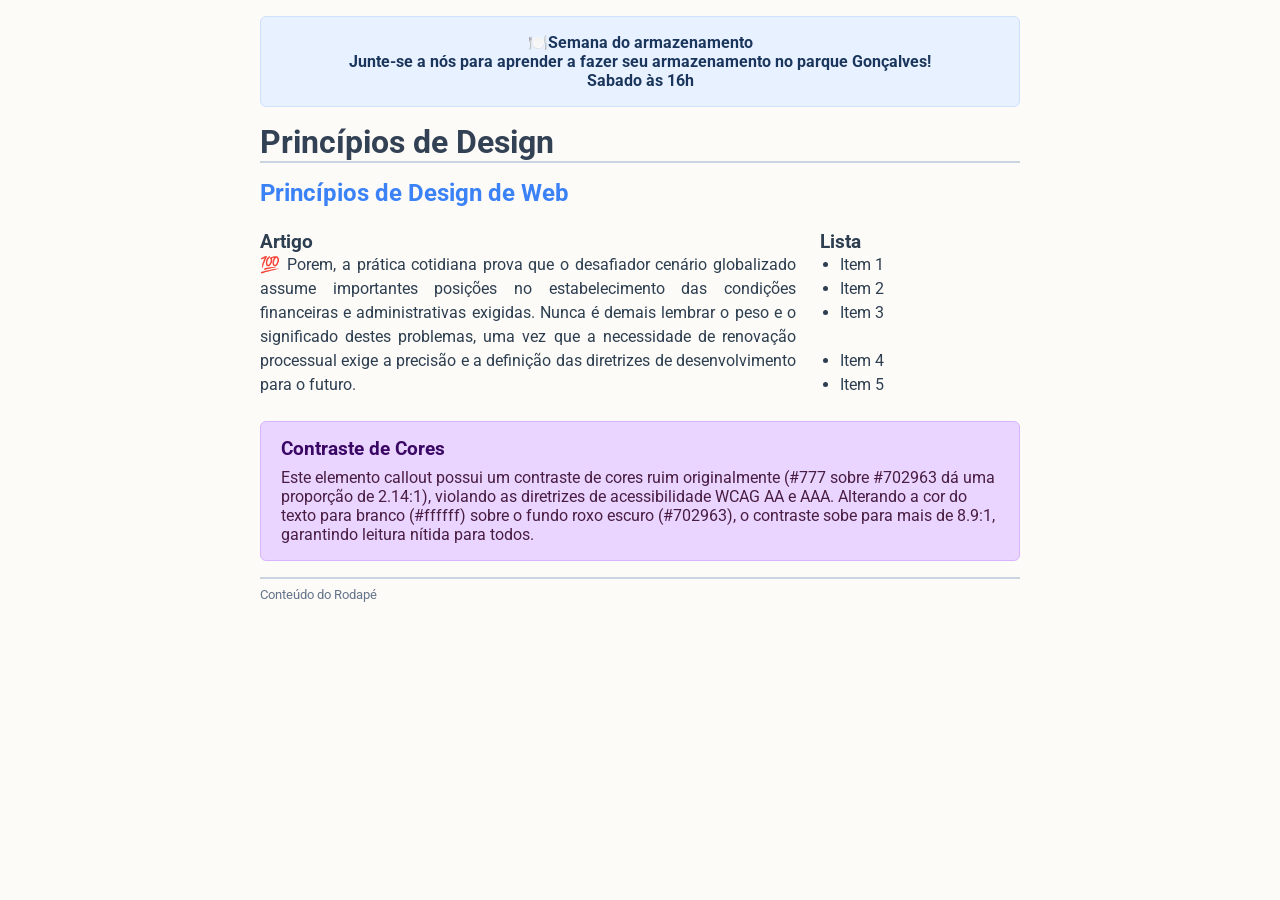
<file: semana03/design.html>
<!DOCTYPE html>
<html lang="pt-BR">
<head>
  <meta charset="UTF-8">
  <meta name="viewport" content="width=device-width, initial-scale=1.0">
  <title>Princípios de Design - WDD 131</title>
  <link rel="preconnect" href="https://fonts.googleapis.com">
  <link rel="preconnect" href="https://fonts.gstatic.com" crossorigin>
  <link href="https://fonts.googleapis.com/css2?family=Roboto:wght@400;700&display=swap" rel="stylesheet">
  <link rel="stylesheet" href="estilos/design.css">
</head>
<body>
  <header>
    <div class="banner">
      <p>🍽️Semana do armazenamento<br>Junte-se a nós para aprender a fazer seu armazenamento no parque Gonçalves!<br><strong>Sabado às 16h</strong></p>
    </div>
    <h1>Princípios de Design</h1>
  </header>

  <main>
    <h2>Princípios de Design de Web</h2>
    <section>
      <h3>Artigo</h3>
      <article>
        <p>💯 Porem, a prática cotidiana prova que o desafiador cenário globalizado assume importantes posições no estabelecimento das condições financeiras e administrativas exigidas. Nunca é demais lembrar o peso e o significado destes problemas, uma vez que a necessidade de renovação processual exige a precisão e a definição das diretrizes de desenvolvimento para o futuro.</p>
      </article>
    </section>

    <section>
      <h3>Lista</h3>
      <ul>
        <li>Item 1</li>
        <li>Item 2</li>
        <li>Item 3<br><br></li>
        <li>Item 4</li>
        <li>Item 5</li>
      </ul>
    </section>

    <div class="callout">
      <h3>Contraste de Cores</h3>
      <p>Este elemento callout possui um contraste de cores ruim originalmente (#777 sobre #702963 dá uma proporção de 2.14:1), violando as diretrizes de acessibilidade WCAG AA e AAA. Alterando a cor do texto para branco (#ffffff) sobre o fundo roxo escuro (#702963), o contraste sobe para mais de 8.9:1, garantindo leitura nítida para todos.</p>
    </div>
  </main>

  <footer>
    Conteúdo do Rodapé
  </footer>
</body>
</html>
</file>
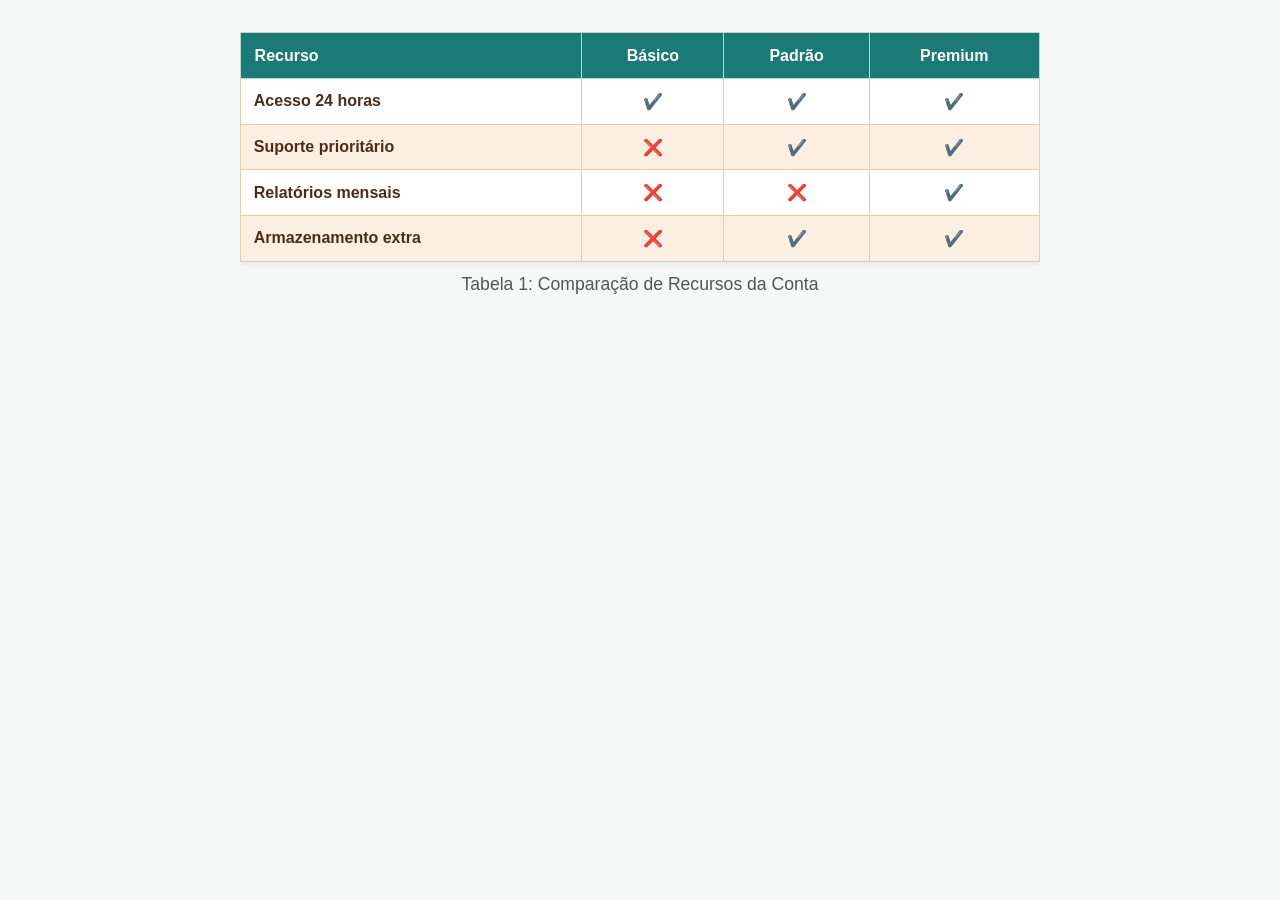
<file: semana04/tabela.html>
<!DOCTYPE html>
<html lang="pt-BR">
<head>
  <meta charset="UTF-8">
  <meta name="viewport" content="width=device-width, initial-scale=1.0">
  <title>Tabela 1: Comparação de Recursos da Conta</title>
  <link rel="stylesheet" href="tabela.css">
</head>
<body>
  <main>
    <table>
      <caption>Tabela 1: Comparação de Recursos da Conta</caption>
      <thead>
        <tr>
          <th scope="col">Recurso</th>
          <th scope="col">Básico</th>
          <th scope="col">Padrão</th>
          <th scope="col">Premium</th>
        </tr>
      </thead>
      <tbody>
        <tr>
          <th scope="row">Acesso 24 horas</th>
          <td>✔️</td>
          <td>✔️</td>
          <td>✔️</td>
        </tr>
        <tr>
          <th scope="row">Suporte prioritário</th>
          <td>❌</td>
          <td>✔️</td>
          <td>✔️</td>
        </tr>
        <tr>
          <th scope="row">Relatórios mensais</th>
          <td>❌</td>
          <td>❌</td>
          <td>✔️</td>
        </tr>
        <tr>
          <th scope="row">Armazenamento extra</th>
          <td>❌</td>
          <td>✔️</td>
          <td>✔️</td>
        </tr>
      </tbody>
    </table>
  </main>
</body>
</html>
</file>
<file: estilos/base.css>
/* Configurações Gerais */
* {
    box-sizing: border-box;
    margin: 0;
    padding: 0;
}

body {
    font-family: 'Roboto', sans-serif;
    background-color: #ffffff;
    color: #333333;
    line-height: 1.6;
}

/* Cabeçalho */
header {
    background-color: #1f4e79;
    color: #ffffff;
    text-align: center;
}

#titulo-curso {
    display: block;
    font-size: 1.15rem;
    font-weight: 400;
    padding: 1rem 0;
    letter-spacing: 0.5px;
}

/* Menu de Navegação com Flexbox e barra escura */
nav {
    display: flex;
    justify-content: center;
    background-color: #2b2b2b;
    gap: 4rem;
    padding: 0.75rem 0;
}

nav a {
    color: #ffffff;
    text-decoration: none;
    font-size: 1rem;
    font-weight: 400;
    transition: color 0.2s ease;
}

nav a:hover {
    color: #63b3ed;
    text-decoration: underline;
}

/* Conteúdo Principal */
main {
    max-width: 1000px;
    margin: 2rem auto;
    padding: 0 1rem;
}

h1 {
    text-align: center;
    font-size: 2rem;
    color: #2b2b2b;
    margin-bottom: 2rem;
    font-weight: 400;
    letter-spacing: 0.5px;
}

/* Layout de Grade (Grid) para os Cartões */
.grid {
    display: grid;
    grid-template-columns: 2fr 1fr;
    gap: 1.5rem;
}

@media (max-width: 768px) {
    .grid {
        grid-template-columns: 1fr;
    }
}

/* Estilo dos Cartões */
.card {
    background-color: #ffffff;
    border: 1px solid #a0aec0;
    border-radius: 6px;
    overflow: hidden;
    box-shadow: 0 2px 4px rgba(0, 0, 0, 0.05);
}

.card h2 {
    background-color: #1f4e79;
    color: #ffffff;
    font-size: 1.1rem;
    text-align: center;
    padding: 0.75rem;
    font-weight: 600;
}

/* Organização Interna do Cartão 'Sobre Mim' */
.perfil-container {
    display: flex;
    gap: 1.5rem;
    align-items: center;
    padding: 1.25rem;
}

.perfil-container p {
    font-size: 0.95rem;
    color: #2d3748;
}

.perfil-container img {
    border-radius: 4px;
    object-fit: cover;
}

/* Sub-seção do Brasil */
.sub-secao {
    padding: 0 1.25rem 1.25rem 1.25rem;
}

.sub-secao h3 {
    text-align: center;
    font-size: 1rem;
    color: #2d3748;
    margin-bottom: 0.5rem;
}

.sub-secao hr {
    border: 0;
    border-top: 1px solid #cbd5e0;
    margin-bottom: 1rem;
}

.pais-container {
    display: flex;
    gap: 1.25rem;
    align-items: flex-start;
}

.bandeira-box {
    display: flex;
    flex-direction: column;
    align-items: center;
    min-width: 120px;
}

.legenda-bandeira {
    font-size: 0.75rem;
    font-style: italic;
    color: #4a5568;
    text-align: center;
    margin-top: 0.4rem;
}

.pais-container p {
    font-size: 0.95rem;
    color: #2d3748;
}

/* Lista de Recursos Web Dev (Cartão Direito) */
.recursos-lista {
    list-style-type: disc;
    padding: 2rem 2rem 2rem 3rem;
}

.recursos-lista li {
    margin-bottom: 0.8rem;
}

.recursos-lista a {
    color: #0066cc;
    text-decoration: underline;
    font-size: 0.95rem;
}

.recursos-lista a:hover {
    color: #004080;
}

/* Rodapé */
footer {
    background-color: #1f4e79;
    color: #ffffff;
    text-align: center;
    padding: 1.5rem;
    margin-top: 3rem;
    font-size: 0.9rem;
}

footer p {
    margin: 0.25rem 0;
}

#ultimaModificacao {
    color: #ffd700;
    font-size: 0.85rem;
}
</file>
<file: estilos/formulario.css>
:root {
    --cor-primaria: #7a2e4d;       
    --cor-primaria-hover: #5e2039;
    --cor-secundaria: #d96b94;     
    --cor-fundo: #fdf2f6;         
    --cor-cartao: #fffafc;         
    --cor-texto: #2b1920;
    --cor-texto-suave: #664854;
    --cor-borda: #eccbd7;
    --cor-destaque-suave: #f9e3ec;
    --cor-foco: rgba(217, 107, 148, 0.28);
    --raio-borda: 10px;
}

* {
    box-sizing: border-box;
    margin: 0;
    padding: 0;
}

body {
    font-family: 'Inter', sans-serif;
    background-color: var(--cor-fundo);
    color: var(--cor-texto);
    line-height: 1.6;
    display: flex;
    flex-direction: column;
    min-height: 100vh;
}

header {
    background-color: var(--cor-primaria);
    color: #ffffff;
    text-align: center;
    padding: 1.5rem 1rem;
    box-shadow: 0 2px 6px rgba(122, 46, 77, 0.14);
}

header h1 {
    font-size: 1.55rem;
    font-weight: 700;
}

.subtitulo-header {
    font-size: 0.95rem;
    color: #f8dce6;
    margin-top: 0.25rem;
}

main {
    flex: 1;
    width: 100%;
    max-width: 580px;
    margin: 2rem auto;
    padding: 0 1rem;
}

/* Cartão único centralizado */
.formulario-avaliacao,
.cartao-confirmacao {
    background-color: var(--cor-cartao);
    padding: 2rem;
    border-radius: var(--raio-borda);
    box-shadow: 0 4px 14px rgba(122, 46, 77, 0.08);
    border-top: 5px solid var(--cor-secundaria);
    border-left: 1px solid var(--cor-borda);
    border-right: 1px solid var(--cor-borda);
    border-bottom: 1px solid var(--cor-borda);
}

.boas-vindas {
    color: var(--cor-texto-suave);
    font-size: 0.95rem;
    margin-bottom: 1.5rem;
}

.campo-grupo {
    margin-bottom: 1.4rem;
    border: none;
}

label,
legend {
    display: block;
    font-weight: 600;
    margin-bottom: 0.45rem;
    color: var(--cor-primaria);
    font-size: 0.95rem;
}

.obrigatorio {
    color: #a61b4b;
}

.opcional {
    font-weight: 400;
    color: var(--cor-texto-suave);
    font-size: 0.85rem;
}

/* Campos do formulário */
select,
input[type="date"],
input[type="text"],
textarea {
    width: 100%;
    padding: 0.75rem;
    border: 1.5px solid var(--cor-borda);
    border-radius: var(--raio-borda);
    font-family: inherit;
    font-size: 1rem;
    color: var(--cor-texto);
    background-color: #ffffff;
    transition: border-color 0.2s, box-shadow 0.2s;
}

select:focus,
input:focus,
textarea:focus {
    outline: none;
    border-color: var(--cor-primaria);
    box-shadow: 0 0 0 3px var(--cor-foco);
}

/* Avaliação por estrelas */
.estrelas-container {
    display: flex;
    flex-direction: row-reverse;
    justify-content: flex-end;
    gap: 0.35rem;
}

.estrelas-container input[type="radio"] {
    position: absolute;
    opacity: 0;
    width: 0;
    height: 0;
}

.estrelas-container label {
    font-size: 2.2rem;
    color: #e8cdd7;
    cursor: pointer;
    margin-bottom: 0;
    line-height: 1;
    transition: color 0.15s ease-in-out;
}

.estrelas-container input[type="radio"]:checked ~ label,
.estrelas-container label:hover,
.estrelas-container label:hover ~ label {
    color: var(--cor-secundaria);
}

.estrelas-container input[type="radio"]:focus-visible + label {
    outline: 2px solid var(--cor-primaria);
    border-radius: 4px;
}

/* Checkboxes */
.grupo-checkbox legend em {
    font-weight: 400;
    color: var(--cor-texto-suave);
    font-size: 0.85rem;
}

.checkbox-item {
    display: flex;
    align-items: center;
    gap: 0.6rem;
    margin-top: 0.5rem;
}

.checkbox-item input[type="checkbox"] {
    width: 1.15rem;
    height: 1.15rem;
    accent-color: var(--cor-primaria);
    cursor: pointer;
}

.checkbox-item label {
    margin-bottom: 0;
    font-weight: 400;
    color: var(--cor-texto);
    cursor: pointer;
}

/* Botões */
.btn-enviar,
.btn-voltar {
    display: inline-block;
    width: 100%;
    padding: 0.9rem 1.5rem;
    background-color: var(--cor-primaria);
    color: #ffffff;
    font-size: 1.05rem;
    font-weight: 600;
    text-align: center;
    text-decoration: none;
    border: none;
    border-radius: var(--raio-borda);
    cursor: pointer;
    transition: background-color 0.2s;
}

.btn-enviar:hover,
.btn-voltar:hover {
    background-color: var(--cor-primaria-hover);
}

/* Página de confirmação */
.cartao-confirmacao {
    text-align: center;
}

.icone-sucesso {
    width: 60px;
    height: 60px;
    background-color: var(--cor-destaque-suave);
    color: var(--cor-primaria);
    font-size: 2rem;
    border-radius: 50%;
    display: flex;
    align-items: center;
    justify-content: center;
    margin: 0 auto 1rem;
}

.cartao-confirmacao h2 {
    color: var(--cor-primaria);
    margin-bottom: 0.5rem;
}

.caixa-contador {
    background-color: var(--cor-destaque-suave);
    border: 1px solid var(--cor-borda);
    border-radius: var(--raio-borda);
    padding: 1rem;
    margin: 1.5rem 0;
    font-size: 1.05rem;
}

.caixa-contador strong {
    color: var(--cor-primaria);
    font-size: 1.3rem;
}

/* Rodapé */
footer {
    background-color: var(--cor-primaria);
    color: #ffffff;
    text-align: center;
    padding: 1.2rem 1rem;
    font-size: 0.9rem;
    margin-top: auto;
}

footer p + p {
    margin-top: 0.25rem;
    color: #f8dce6;
}

@media (max-width: 480px) {
    .formulario-avaliacao,
    .cartao-confirmacao {
        padding: 1.25rem;
    }

    header h1 {
        font-size: 1.35rem;
    }
}
</file>
<file: estilos/local.css>
:root {
    --cor-primaria: #009c3b;   /* Verde Brasil */
    --cor-secundaria: #ffdf00; /* Amarelo Brasil */
    --cor-destaque: #002776;   /* Azul Brasil */
    --fundo-cartao: rgba(255, 255, 255, 0.95);
    --texto-escuro: #1a1a1a;
    --texto-claro: #ffffff;
    --verde-rodape: #006b2b;
}

* {
    box-sizing: border-box;
    margin: 0;
    padding: 0;
}

body {
    font-family: 'Segoe UI', Tahoma, Geneva, Verdana, sans-serif;
    color: var(--texto-escuro);
    background-color: #f4f4f4;
    line-height: 1.5;
}

header {
    background-color: var(--cor-primaria);
    color: var(--texto-claro);
    text-align: center;
    padding: 1.5rem;
    border-bottom: 6px solid var(--cor-secundaria);
}

main {
    padding: 1rem;
}

.destaque {
    display: grid;
    position: relative;
    max-width: 900px;
    margin: 0 auto;
    border-radius: 8px;
    overflow: hidden;
    box-shadow: 0 4px 12px rgba(0, 0, 0, 0.15);
}

/* Aplica width 100% estritamente na imagem principal dentro do picture */
.destaque picture img {
    width: 100%;
    height: auto;
    display: block;
}

.cartao {
    background-color: var(--fundo-cartao);
    padding: 1.2rem;
    margin-bottom: 1rem;
    border-radius: 6px;
}

.cartao h2 {
    margin-bottom: 0.8rem;
    color: var(--cor-destaque);
}

.cartao ul {
    list-style: none;
}

.cartao li {
    margin: 0.4rem 0;
    font-size: 0.95rem;
}

/* Tamanho fixo do ícone SVG no celular */
.icone-clima-movel {
    width: 40px;
    height: 40px;
    display: block;
    margin: 0 auto 0.8rem auto;
}

footer {
    background-color: var(--verde-rodape);
    color: var(--texto-claro);
    text-align: center;
    padding: 1.2rem;
    font-size: 0.9rem;
    margin-top: 2rem;
}

/* --- VISUALIZAÇÃO AMPLA (COMPUTADOR) --- */
@media (min-width: 768px) {
    main {
        padding: 2rem;
    }

    .destaque {
        max-width: 1100px;
    }

    .cartao {
        position: absolute;
        width: 280px;
        margin-bottom: 0;
        box-shadow: 0 4px 10px rgba(0, 0, 0, 0.3);
    }

    .cartao h2 {
        background-color: var(--cor-primaria);
        color: var(--texto-claro);
        padding: 0.4rem 0.8rem;
        margin-left: -1.2rem;
        margin-right: -1.2rem;
        margin-top: -1.2rem;
        margin-bottom: 1rem;
        border-top-left-radius: 6px;
        border-top-right-radius: 6px;
    }

    .dados {
        top: 25px;
        left: 25px;
    }

    .clima {
        bottom: 25px;
        right: 25px;
    }

    /* Oculta o SVG no desktop usando especificidade limpa (sem !important) */
    .cartao.clima .icone-clima-movel {
        display: none;
    }

    /* Adiciona o emoticon de sol via pseudoelemento na tela grande */
    .clima h2::after {
        content: " ☀️";
        margin-left: 0.4rem;
    }
}
</file>
<file: estilos/templos.css>
* {
    box-sizing: border-box;
    margin: 0;
    padding: 0;
}

body {
    font-family: 'Roboto', sans-serif;
    background-color: white;
    color: #222;
    line-height: 1.5;
}

/* Cabeçalho */
header {
    background-color: #3e0b60;
    color: white;
    display: flex;
    flex-wrap: wrap;
    justify-content: space-between;
    align-items: center;
    padding: 0.8rem 1rem;
}

#titulo-curso {
    font-size: 1.4rem;
    font-weight: 700;
}

/* Botão do menu */
#menu-button {
    display: block;
    background: none;
    border: none;
    color: white;
    font-size: 2rem;
    cursor: pointer;
}

/* Navegação no celular */
nav {
    display: none;
    flex-direction: column;
    align-items: center;
    width: 100%;
    padding: 0.8rem 0;
    gap: 0.5rem;
}

nav.open {
    display: flex;
}

nav a {
    color: white;
    text-decoration: none;
    padding: 0.5rem;
    font-size: 1rem;
}

nav a:hover {
    color: #e6c9ff;
    text-decoration: underline;
}

/* Conteúdo principal */
main {
    max-width: 850px;
    margin: 1.5rem auto;
    padding: 0 1rem;
}

h1 {
    text-align: center;
    font-size: 1.3rem;
    margin-bottom: 1rem;
    color: #222;
}

/* Galeria de imagens */
.grid-container {
    display: grid;
    grid-template-columns: 1fr;
    gap: 1.5rem;
}

figure {
    width: 100%;
    text-align: center;
}

figure img {
    display: block;
    width: 100%;
    aspect-ratio: 3 / 2;
    object-fit: cover;
}

figcaption {
    color: #3e0b60;
    font-size: 0.9rem;
    padding: 0.2rem;
}

/* Rodapé */
footer {
    background-color: #3e0b60;
    color: white;
    text-align: center;
    padding: 0.5rem;
    margin-top: 2rem;
    font-size: 0.75rem;
}

#lastModified {
    font-size: 0.65rem;
}

/* Tablets: duas colunas */
@media screen and (min-width: 600px) {
    .grid-container {
        grid-template-columns: repeat(2, 1fr);
    }
}

/* Acessibilidade */
button:focus-visible,
nav a:focus-visible {
    outline: 2px solid #ffd700;
    outline-offset: 3px;
}
</file>
<file: estilos/templos-grandes.css>
@media screen and (min-width: 768px) {

    /* Cabeçalho */
    header {
        display: flex;
        justify-content: space-between;
        align-items: center;
        flex-wrap: nowrap;
        padding: 0.8rem 1.5rem;
    }

    #titulo-curso {
        font-size: 1.3rem;
    }

    /* Esconde o botão hambúrguer */
    #menu-button {
        display: none;
    }

    /* Mostra os links na horizontal */
    nav {
        display: flex;
        flex-direction: row;
        position: static;
        width: auto;
        background-color: transparent;
        padding: 0;
        margin: 0;
        gap: 1.5rem;
    }

    nav a {
        color: white;
        padding: 0.5rem;
    }

    nav a:hover {
        color: #e6c9ff;
        text-decoration: underline;
    }

    /* Galeria com três colunas */
    main {
        max-width: 1100px;
        margin: 1.5rem auto;
    }

    .grid-container {
        grid-template-columns: repeat(3, 1fr);
        gap: 1.5rem;
    }

    figure {
        width: 100%;
    }

    figure img {
        width: 100%;
        aspect-ratio: 3 / 2;
        object-fit: cover;
    }
}
</file>
<file: projeto/estilos/planejamentodosite.css>
:root {
  --cor-primaria: #1F5E5B;
  --cor-secundaria: #9E5A2B;
  --cor-fundo: #FAF7F2;
  --cor-cartao: #FFFFFF;
  --cor-texto: #222222;
  --cor-borda: #D8D2C7;

  --fonte-titulo: 'Playfair Display', Georgia, serif;
  --fonte-corpo: 'Inter', Arial, sans-serif;
}

* {
  box-sizing: border-box;
  margin: 0;
  padding: 0;
}

body {
  background-color: var(--cor-fundo);
  color: var(--cor-texto);
  font-family: var(--fonte-corpo);
  line-height: 1.6;
}

header {
  background-color: var(--cor-primaria);
  color: #FFFFFF;
  text-align: center;
  padding: 2rem 1rem;
  border-bottom: 4px solid var(--cor-secundaria);
}

header h1 {
  font-family: var(--fonte-titulo);
  font-size: 2rem;
  margin-bottom: 0.5rem;
}

header p {
  max-width: 700px;
  margin: 0 auto;
  font-size: 1rem;
}

main {
  max-width: 960px;
  margin: 2rem auto;
  padding: 0 1rem;
  display: flex;
  flex-direction: column;
  gap: 1.5rem;
}

.card {
  background-color: var(--cor-cartao);
  border: 1px solid var(--cor-borda);
  border-radius: 8px;
  padding: 1.5rem;
}

h2 {
  font-family: var(--fonte-titulo);
  color: var(--cor-primaria);
  font-size: 1.5rem;
  margin-bottom: 1rem;
  padding-bottom: 0.4rem;
  border-bottom: 2px solid var(--cor-secundaria);
}

h3 {
  font-family: var(--fonte-titulo);
  color: var(--cor-secundaria);
  font-size: 1.15rem;
  margin-bottom: 0.4rem;
}

p {
  margin-bottom: 0.75rem;
}

ul {
  padding-left: 1.5rem;
}

li {
  margin-bottom: 0.6rem;
}

code {
  background-color: var(--cor-fundo);
  padding: 0.15rem 0.4rem;
  border-radius: 4px;
  font-size: 0.95rem;
}

.cenario-item {
  background-color: var(--cor-fundo);
  border-left: 4px solid var(--cor-primaria);
  padding: 1rem;
  border-radius: 4px;
  margin-bottom: 1rem;
}

.cenario-item:last-child {
  margin-bottom: 0;
}

.paleta-grid {
  display: grid;
  grid-template-columns: repeat(auto-fit, minmax(170px, 1fr));
  gap: 1rem;
  margin-top: 1rem;
}

.cor-amostra {
  padding: 1rem;
  border-radius: 6px;
  display: flex;
  flex-direction: column;
  gap: 0.35rem;
}

.cor-amostra span {
  font-weight: 700;
  font-size: 0.9rem;
}

.cor-verde {
  background-color: #1F5E5B;
  color: #FFFFFF;
}

.cor-caramelo {
  background-color: #9E5A2B;
  color: #FFFFFF;
}

.cor-creme {
  background-color: #FAF7F2;
  color: #222222;
  border: 1px solid #D8D2C7;
}

.cor-branco {
  background-color: #FFFFFF;
  color: #222222;
  border: 1px solid #D8D2C7;
}

.cor-grafite {
  background-color: #222222;
  color: #FFFFFF;
}

.exemplo-titulo {
  font-family: var(--fonte-titulo);
  font-weight: 700;
  font-size: 1.15rem;
  color: var(--cor-primaria);
}

.exemplo-corpo {
  font-family: var(--fonte-corpo);
  font-weight: 600;
}

.wireframes-container {
  display: grid;
  grid-template-columns: 1fr;
  gap: 1.5rem;
  margin-top: 1rem;
}

@media (min-width: 768px) {
  .wireframes-container {
    grid-template-columns: 1fr 1.6fr;
  }
}

.wf-frame {
  border: 2px solid var(--cor-primaria);
  background-color: var(--cor-fundo);
  padding: 0.75rem;
  border-radius: 6px;
  display: flex;
  flex-direction: column;
  gap: 0.6rem;
}

.wf-block {
  background-color: #FFFFFF;
  border: 1px dashed var(--cor-secundaria);
  padding: 0.65rem;
  font-size: 0.85rem;
  text-align: center;
  border-radius: 4px;
}

.wf-header,
.wf-footer {
  background-color: var(--cor-primaria);
  color: #FFFFFF;
  border: none;
  font-weight: 600;
}

.wf-hero {
  background-color: #EAE4D7;
  font-weight: 600;
  padding: 1rem 0.65rem;
}

.wf-sub {
  background-color: var(--cor-fundo);
  border: 1px solid var(--cor-borda);
  padding: 0.5rem;
  margin-top: 0.4rem;
  border-radius: 4px;
}

.wf-row-2 {
  display: grid;
  grid-template-columns: 1fr 1fr;
  gap: 0.5rem;
}

.wf-row-3 {
  display: grid;
  grid-template-columns: repeat(3, 1fr);
  gap: 0.5rem;
}

.wf-col {
  background-color: var(--cor-fundo);
  border: 1px solid var(--cor-borda);
  padding: 0.6rem;
  border-radius: 4px;
}

footer {
  background-color: var(--cor-primaria);
  color: #FFFFFF;
  text-align: center;
  padding: 1.25rem 1rem;
  margin-top: 2rem;
  font-size: 0.9rem;
}
</file>
<file: semana01/estilos/layout.css>
/* Configurações Globais e Grid no Body */
body {
    margin: 0;
    font-family: 'Segoe UI', Tahoma, Geneva, Verdana, sans-serif;
    background-color: #faf8f5; /* Creme muito suave para o fundo geral */
    color: #2c2c2c;

    /* Grid vertical para Header, Área Central e Footer */
    display: grid;
    grid-template-rows: auto 1fr auto;
    min-height: 100vh;
}

/* Estilização do Header */
header {
    background-color: #f7d6c8; /* Tom pastel de pêssego/laranja muito suave */
    color: #4a3830; /* Tom escuro aconchegante para leitura perfeita */
    padding: 1.2rem 2rem;
}

header h1 {
    margin: 0 0 0.8rem 0;
    font-size: 1.2rem;
    font-weight: 600;
}

/* Menu de Navegação usando Flexbox */
nav {
    display: flex;
    background-color: #edd1c2; /* Tom pastel ligeiramente diferenciado para a barra */
    padding: 0.8rem 1rem;
    gap: 3rem;
    justify-content: flex-start;
}

nav a {
    color: #5c4033; /* Castanho elegante com alto contraste */
    text-decoration: none;
    font-size: 0.95rem;
    font-weight: 600;
    transition: color 0.2s ease;
}

nav a:hover {
    color: #1a1a1a;
    text-decoration: underline;
}

/* Área central dividida em duas colunas (Main e Aside) */
.container-central {
    display: grid;
    grid-template-columns: 3fr 1fr;
}

/* Conteúdo Principal */
main {
    background-color: #fffdf9; /* Fundo creme pastel bem claro */
    padding: 2rem;
    min-height: 350px;
}

main h2 {
    margin-top: 0;
    font-size: 1.1rem;
    color: #b86538; /* Laranja queimado suave para destacar com harmonia */
}

/* Barra Lateral (Aside) */
aside {
    background-color: #f4ede2; /* Tom creme/areia pastel */
    padding: 2rem;
    border-left: 1px solid #e8dec8;
}

aside h2 {
    margin-top: 0;
    font-size: 1.1rem;
    color: #b86538;
}

/* Rodapé */
footer {
    background-color: #f7d6c8; /* A combinar perfeitamente com o header */
    color: #4a3830;
    text-align: center;
    padding: 1.5rem;
    font-size: 1rem;
}
</file>
<file: semana02/estilos/consulta-de-midia.css>
body{
    font-family: 'Roboto' , sans-serif;    
}

header, main, footer {
    max-width: 640px;
    margin: 1rem auto;
    border: 1px solid #bbb;
    padding: 1rem;
    background-color: #e6f2ff;
}

main {
    display: grid;
    grid-template-columns: 1fr;
    grid-gap: 1rem;
}

section {
    padding: 1rem;
    background-color: #fff;
}

@media screen and (min-width: 500px) {
  h1 {
   font-size: 2.5rem;
   margin: 1rem;
   color: navy;  
  }
}
</file>
<file: semana02/estilos/consulta-de-midia-grande.css>
@media screen and (min-width: 500px) {
  /* Altera o header para fundo preto e texto branco em telas maiores */
  header {
    background-color: #000;
    color: #fff;
  }

  /* Faz o main exibir duas colunas lado a lado */
  main {
    grid-template-columns: 1fr 1fr;
  }
}
</file>
<file: semana02/estilos/templos.css>
* {
    box-sizing: border-box;
    margin: 0;
    padding: 0;
}

body {
    font-family: 'Roboto', sans-serif;
    background-color: white;
    color: #222;
    line-height: 1.5;
}

/* Cabeçalho */
header {
    background-color: #3e0b60;
    color: white;
    display: flex;
    flex-wrap: wrap;
    justify-content: space-between;
    align-items: center;
    padding: 0.8rem 1rem;
}

#titulo-curso {
    font-size: 1.4rem;
    font-weight: 700;
}

/* Botão do menu */
#menu-button {
    display: block;
    background: none;
    border: none;
    color: white;
    font-size: 2rem;
    cursor: pointer;
}

/* Navegação no celular */
nav {
    display: none;
    flex-direction: column;
    align-items: center;
    width: 100%;
    padding: 0.8rem 0;
    gap: 0.5rem;
}

nav.open {
    display: flex;
}

nav a {
    color: white;
    text-decoration: none;
    padding: 0.5rem;
    font-size: 1rem;
}

nav a:hover {
    color: #e6c9ff;
    text-decoration: underline;
}

/* Conteúdo principal */
main {
    max-width: 850px;
    margin: 1.5rem auto;
    padding: 0 1rem;
}

h1 {
    text-align: center;
    font-size: 1.3rem;
    margin-bottom: 1rem;
    color: #222;
}

/* Galeria de imagens */
.grid-container {
    display: grid;
    grid-template-columns: 1fr;
    gap: 1.5rem;
}

figure {
    width: 100%;
    text-align: center;
}

figure img {
    display: block;
    width: 100%;
    aspect-ratio: 3 / 2;
    object-fit: cover;
}

figcaption {
    color: #3e0b60;
    font-size: 0.9rem;
    padding: 0.2rem;
}

/* Rodapé */
footer {
    background-color: #3e0b60;
    color: white;
    text-align: center;
    padding: 0.5rem;
    margin-top: 2rem;
    font-size: 0.75rem;
}

#lastModified {
    font-size: 0.65rem;
}

/* Tablets: duas colunas */
@media screen and (min-width: 600px) {
    .grid-container {
        grid-template-columns: repeat(2, 1fr);
    }
}

/* Acessibilidade */
button:focus-visible,
nav a:focus-visible {
    outline: 2px solid #ffd700;
    outline-offset: 3px;
}
</file>
<file: semana02/estilos/templos-grandes.css>
@media screen and (min-width: 768px) {

    /* Cabeçalho */
    header {
        display: flex;
        justify-content: space-between;
        align-items: center;
        flex-wrap: nowrap;
        padding: 0.8rem 1.5rem;
    }

    #titulo-curso {
        font-size: 1.3rem;
    }

    /* Esconde o botão hambúrguer */
    #menu-button {
        display: none;
    }

    /* Mostra os links na horizontal */
    nav {
        display: flex;
        flex-direction: row;
        position: static;
        width: auto;
        background-color: transparent;
        padding: 0;
        margin: 0;
        gap: 1.5rem;
    }

    nav a {
        color: white;
        padding: 0.5rem;
    }

    nav a:hover {
        color: #e6c9ff;
        text-decoration: underline;
    }

    /* Galeria com três colunas */
    main {
        max-width: 1100px;
        margin: 1.5rem auto;
    }

    .grid-container {
        grid-template-columns: repeat(3, 1fr);
        gap: 1.5rem;
    }

    figure {
        width: 100%;
    }

    figure img {
        width: 100%;
        aspect-ratio: 3 / 2;
        object-fit: cover;
    }
}
</file>
<file: semana03/estilos/design.css>
* {
  box-sizing: border-box;
  margin: 0;
  padding: 0;
}

body {
  font-family: 'Roboto', Helvetica, sans-serif;
  margin: 1rem;
  /* Fundo geral da página em um tom pastel bem suave (creme/bege claro) */
  background-color: #fdfbf7; 
  color: #2c3e50;
}

header,
main,
footer {
  max-width: 760px;
  margin: 0 auto;
}

/* Banner superior em um azul pastel (azul bebê) */
div.banner {
  border: 1px solid #d0e1fd;
  padding: 1rem;
  background-color: #e8f1ff;
  color: #1a365d;
  font-weight: 700;
  word-break: break-word;
  text-align: center;
  margin-bottom: 1rem;
  border-radius: 6px;
}

h1 {
  border-bottom: 2px solid #cbd5e1;
  margin: 1rem 0;
  color: #334155;
}

/* Layout de duas colunas no <main> */
main {
  display: grid;
  grid-template-columns: 1fr 200px;
  gap: 1.5rem;
}

/* Título alinhado à esquerda e ocupando as duas colunas */
h2 {
  color: #3b82f6; /* Azul suave */
  text-align: left;
  grid-column: 1 / 3;
}

article p {
  text-align: justify;
  line-height: 1.5;
}

ul {
  padding-left: 1.25rem;
  line-height: 1.5;
}

/* Bloco callout estilizado em um tom pastel de roxo/lavanda */
.callout {
  /* Texto escuro (#4a1d42) sobre fundo lavanda pastel (#e9d5ff) 
     Garante um contraste excelente e visualmente delicado */
  color: #4a1d42; 
  background-color: #e9d5ff;
  border: 1px solid #d8b4fe;
  padding: 1rem 1.25rem;
  grid-column: 1 / 3;
  border-radius: 6px;
}

.callout h3 {
  margin-bottom: 0.5rem;
  color: #3b0764;
}

/* Rodapé */
footer {
  margin-top: 1rem;
  border-top: 2px solid #cbd5e1;
  padding-top: 0.5rem;
  font-size: smaller;
  text-align: left;
  color: #64748b;
}
</file>
<file: semana04/tabela.css>
* {
  box-sizing: border-box;
}

body {
  font-family: Arial, sans-serif;
  margin: 2rem;
  background-color: #f4f9f8;
  color: #3b2618;
}

main {
  max-width: 800px;
  margin: 0 auto;
  overflow-x: auto;
}

table {
  width: 100%;
  border-collapse: collapse;
  background-color: #ffffff;
  box-shadow: 0 2px 8px rgba(59, 38, 24, 0.1);
}

caption {
  caption-side: bottom;
  font-size: 1.1rem;
  text-align: center;
  margin-top: 0.75rem;
  color: #555555;
}

/* Cabeçalho em verde-água escuro */
thead th {
  background-color: #1b7a75;
  color: #ffffff;
  padding: 0.85rem;
  text-align: center;
  border: 1px solid #b8d8d5;
}

thead th:first-child {
  text-align: left;
}

/* Células do corpo em tom caramelo escuro legível */
tbody th,
tbody td {
  padding: 0.8rem;
  border: 1px solid #e3ccb0;
  text-align: center;
  color: #4a2e1b;
}

tbody th {
  text-align: left;
  font-weight: 600;
}

/* Listras de zebra em caramelo suave */
tbody tr:nth-child(even) {
  background-color: #faefe1;
}

/* Destaque sutil ao passar o mouse na linha */
tbody tr:hover {
  background-color: #e4f4f2;
}
</file>
